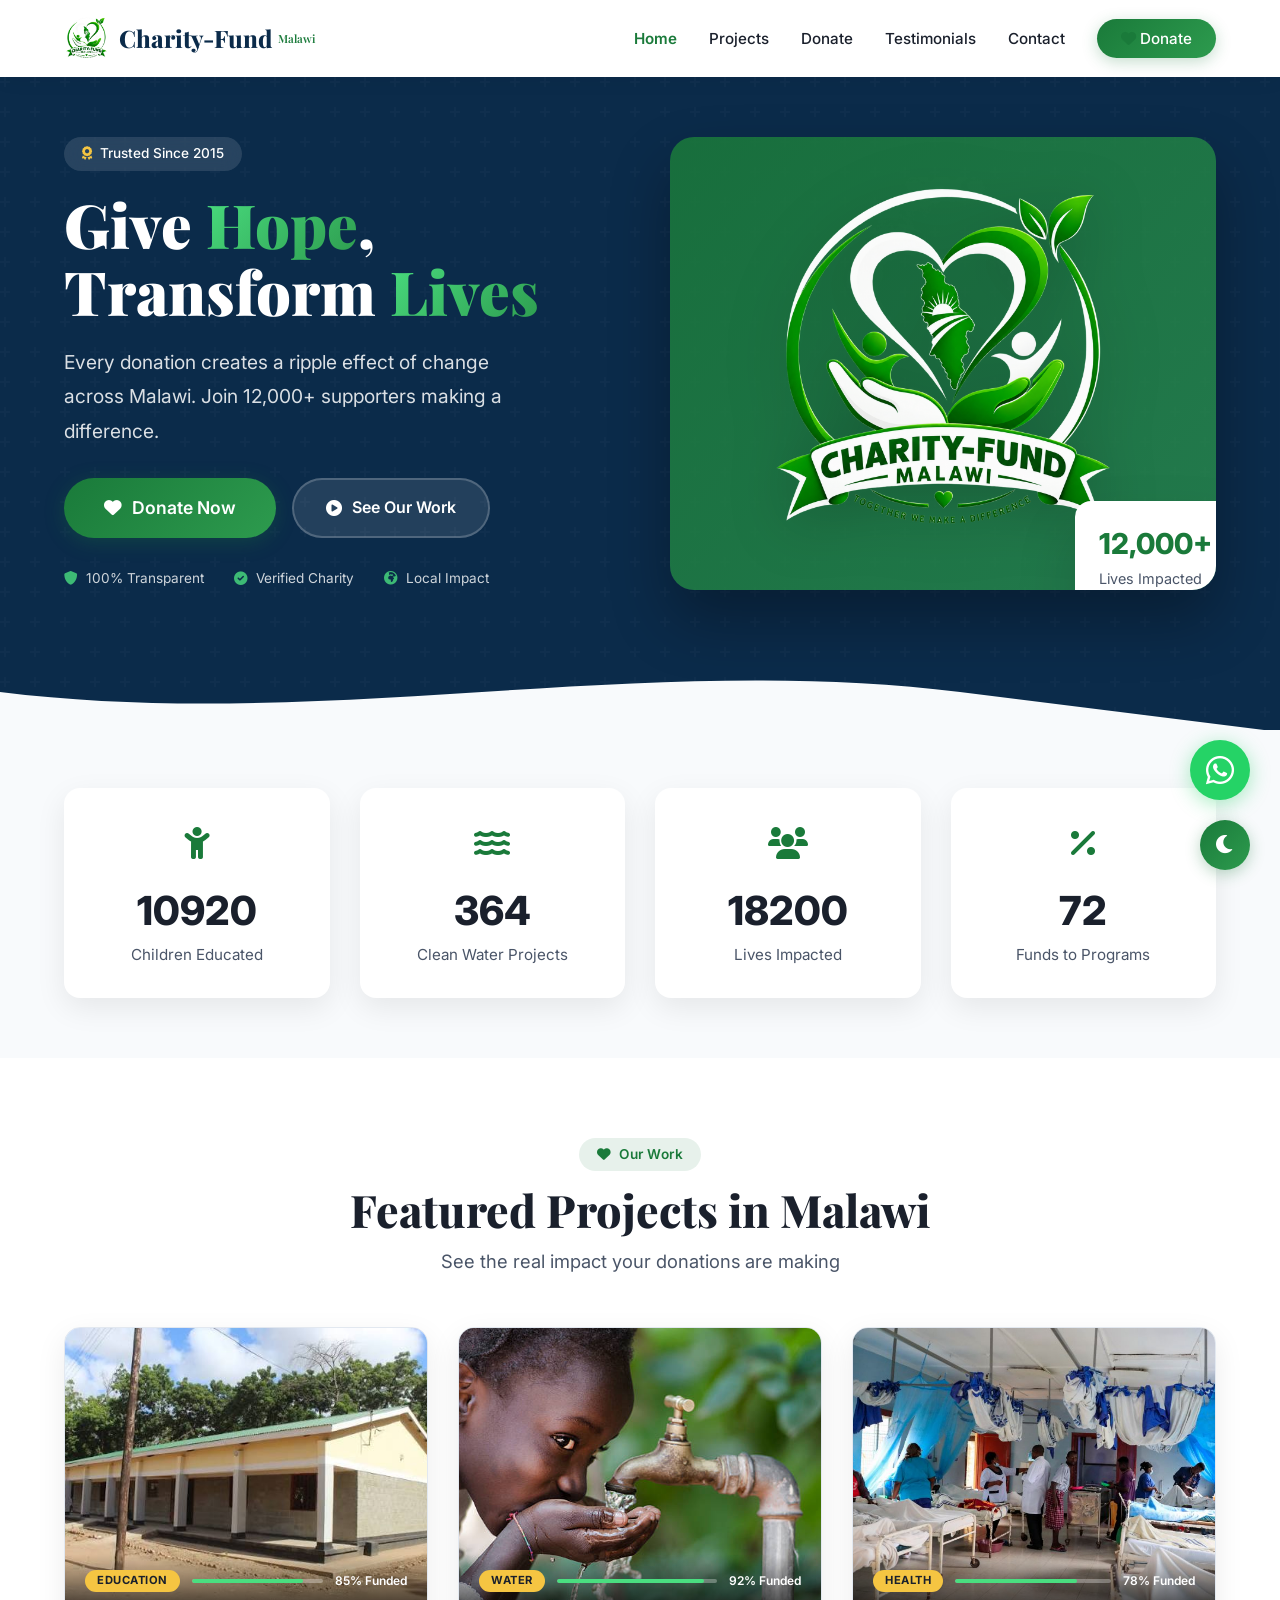
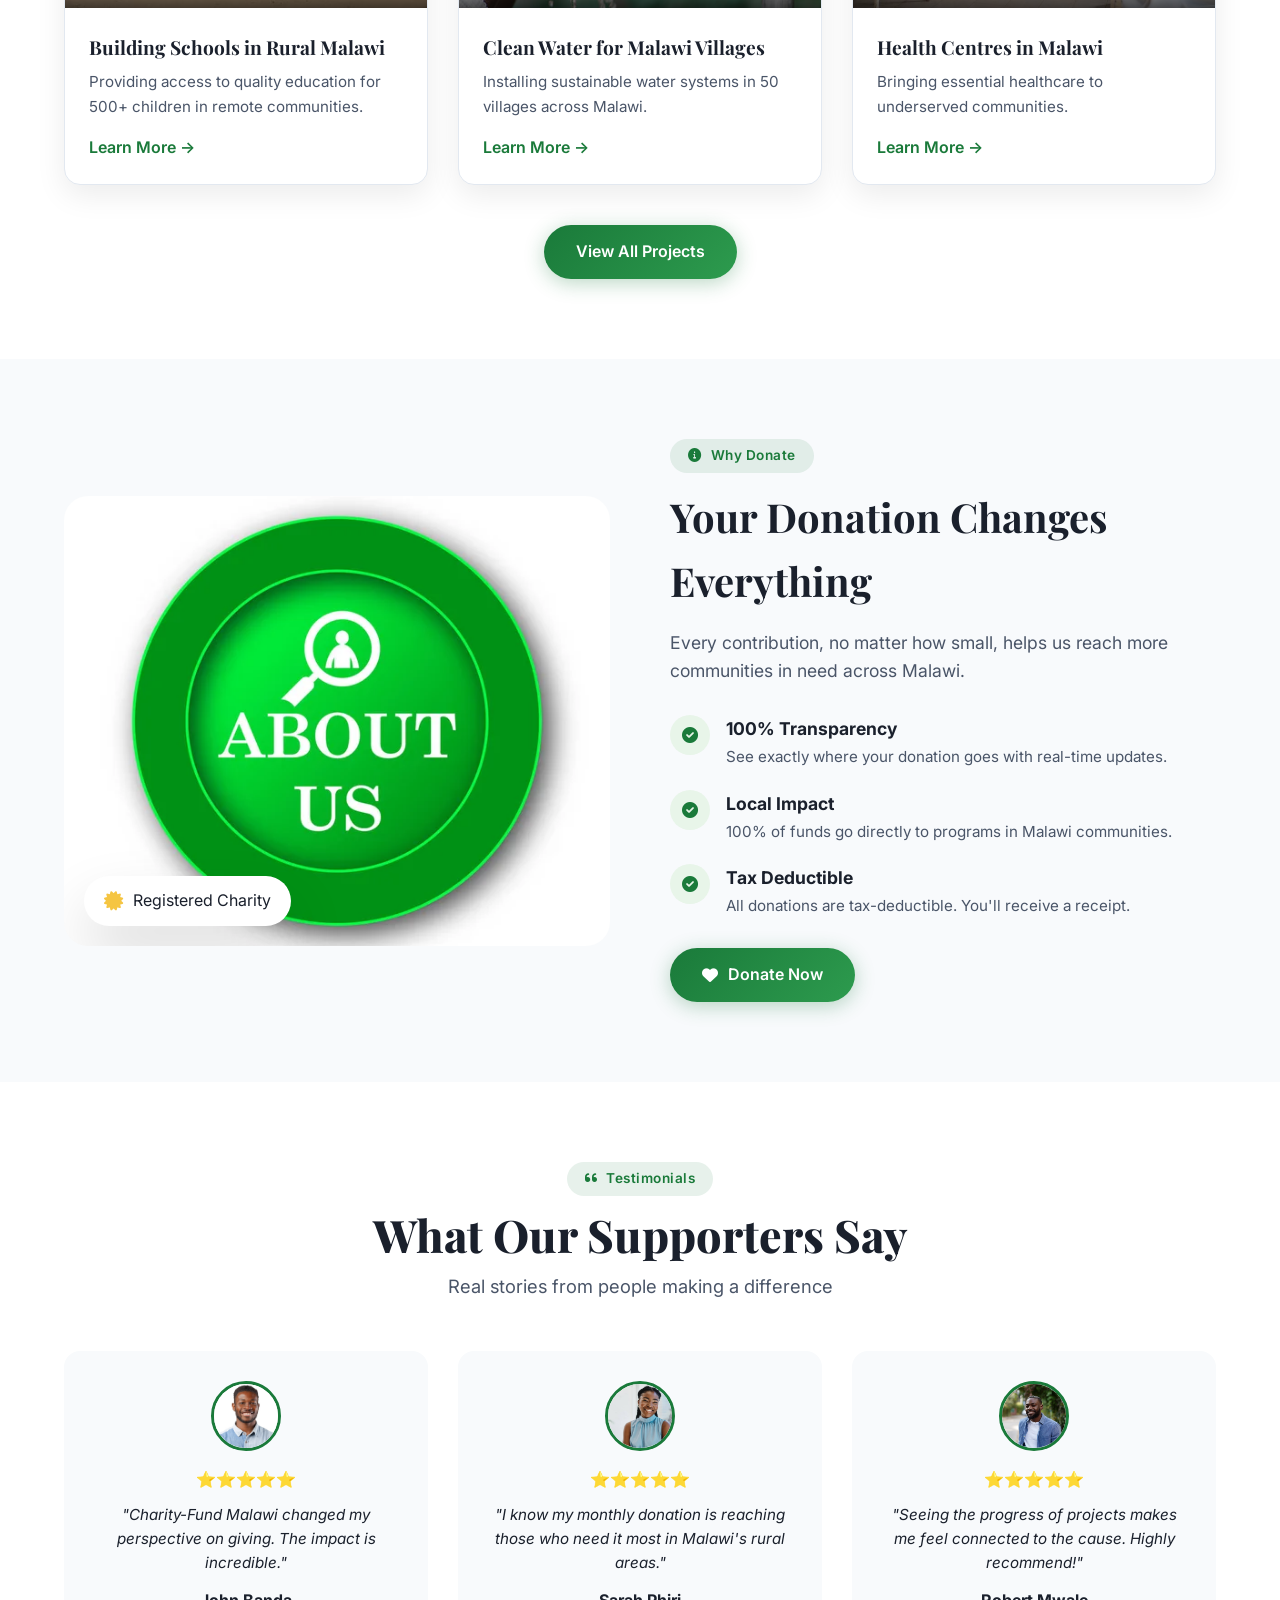
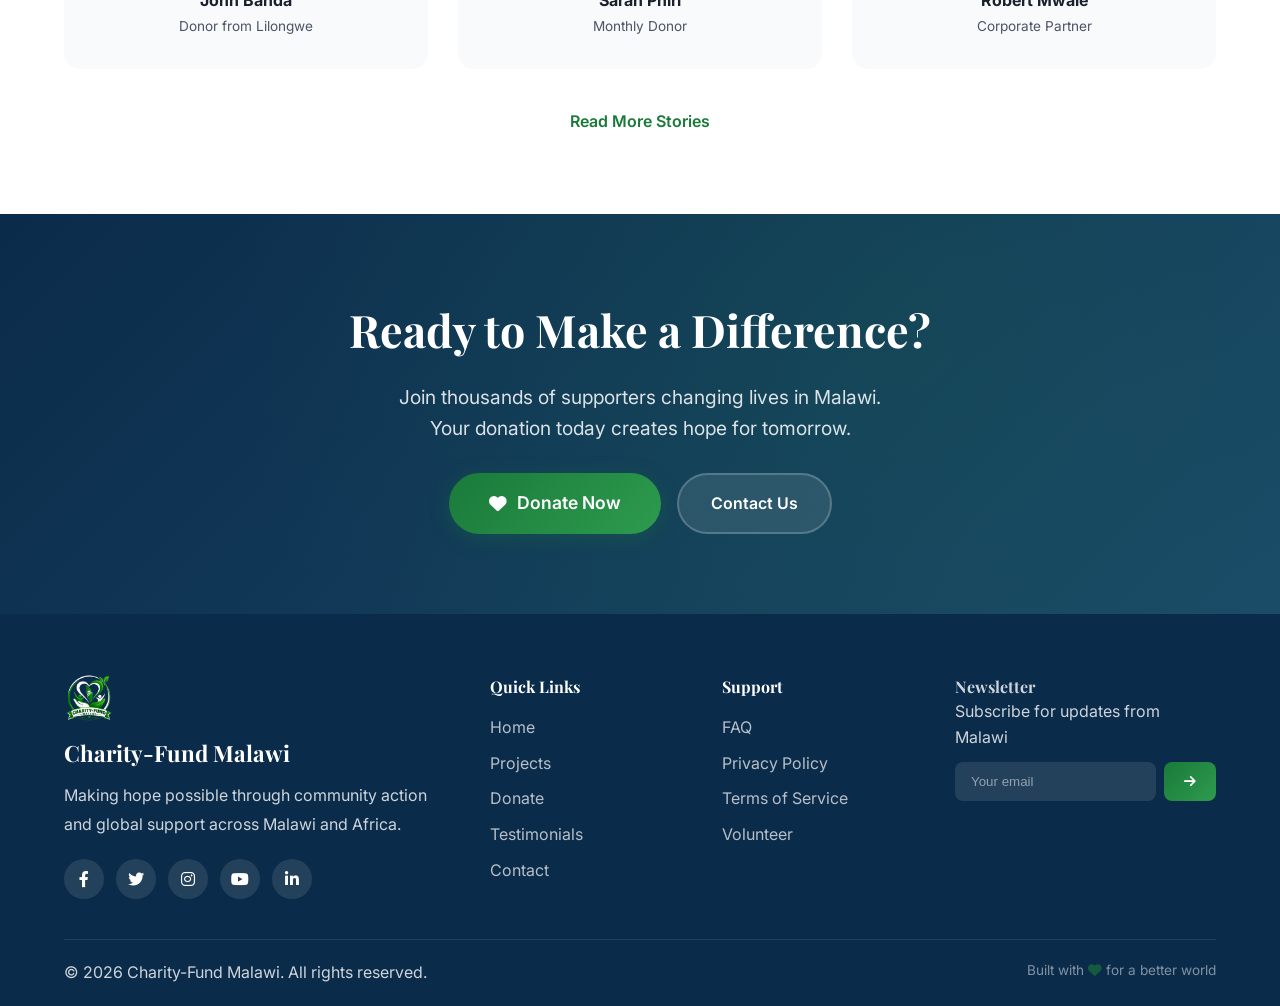
<file: index.html>
<!DOCTYPE html>
<html lang="en">
<head>
    <meta charset="UTF-8" />
    <meta name="viewport" content="width=device-width, initial-scale=1.0" />
    <title>Charity-Fund Malawi · Giving Hope</title>
    <link rel="stylesheet" href="https://cdnjs.cloudflare.com/ajax/libs/font-awesome/6.0.0-beta3/css/all.min.css" />
    <link rel="stylesheet" href="style.css" />
    <link href="https://fonts.googleapis.com/css2?family=Inter:wght@300;400;500;600;700;800;900&family=Playfair+Display:wght@700;800;900&display=swap" rel="stylesheet" />
    <style>
        .project-image {
            position: relative;
            overflow: hidden;
            height: 280px;
        }
        .project-image img {
            width: 100%;
            height: 100%;
            object-fit: cover;
            display: block;
            transition: transform 0.5s ease;
        }
        .project-card:hover .project-image img {
            transform: scale(1.05);
        }
        .project-info h3 {
            font-family: 'Playfair Display', serif;
            font-weight: 700;
        }

        /* ===== WHATSAPP FLOATING BUTTON ===== */
        .whatsapp-float {
            position: fixed;
            bottom: 100px;
            right: 30px;
            z-index: 999;
            background: #25D366;
            color: white;
            width: 60px;
            height: 60px;
            border-radius: 50%;
            display: flex;
            align-items: center;
            justify-content: center;
            font-size: 2rem;
            box-shadow: 0 4px 20px rgba(37, 211, 102, 0.4);
            text-decoration: none;
            transition: var(--transition);
            animation: pulse 2s infinite;
        }
        .whatsapp-float:hover {
            transform: scale(1.1);
            box-shadow: 0 6px 30px rgba(37, 211, 102, 0.6);
            color: white;
        }
        @keyframes pulse {
            0% { box-shadow: 0 4px 20px rgba(37, 211, 102, 0.4); }
            50% { box-shadow: 0 4px 30px rgba(37, 211, 102, 0.7); }
            100% { box-shadow: 0 4px 20px rgba(37, 211, 102, 0.4); }
        }
        @media (max-width: 768px) {
            .whatsapp-float {
                width: 50px;
                height: 50px;
                font-size: 1.6rem;
                bottom: 80px;
                right: 15px;
            }
        }
    </style>
</head>
<body>
    <!-- WhatsApp Floating Button -->
    <a href="https://wa.me/265997008860?text=Hello%20Charity-Fund%20Malawi%2C%20I%20would%20like%20to%20know%20more%20about%20your%20organization%20and%20how%20to%20donate." 
       class="whatsapp-float" target="_blank" title="Chat with us on WhatsApp">
        <i class="fab fa-whatsapp"></i>
    </a>

    <button id="themeToggle" class="theme-toggle">
        <i class="fas fa-moon"></i>
    </button>

    <nav class="navbar">
        <div class="container">
            <div class="nav-flex">
                <div class="logo">
                    <img src="images/logo.png" alt="Charity-Fund Logo" onerror="this.src='https://img.icons8.com/fluency/48/africa.png'" />
                    <span>Charity-Fund</span>
                    <small>Malawi</small>
                </div>
                <ul class="nav-links">
                    <li><a href="index.html" class="active">Home</a></li>
                    <li><a href="projects.html">Projects</a></li>
                    <li><a href="donate.html">Donate</a></li>
                    <li><a href="testimonials.html">Testimonials</a></li>
                    <li><a href="contact.html">Contact</a></li>
                    <li><a href="donate.html" class="btn-donate-nav"><i class="fas fa-heart"></i> Donate</a></li>
                </ul>
                <div class="hamburger" id="hamburger">
                    <span></span><span></span><span></span>
                </div>
            </div>
        </div>
    </nav>

    <section class="hero" id="home">
        <div class="hero-pattern"></div>
        <div class="container hero-content">
            <div class="hero-grid">
                <div class="hero-text">
                    <div class="hero-badge">
                        <i class="fas fa-award"></i> Trusted Since 2015
                    </div>
                    <h1>Give <span class="highlight">Hope</span>,<br />Transform <span class="highlight">Lives</span></h1>
                    <p>Every donation creates a ripple effect of change across Malawi. Join 12,000+ supporters making a difference.</p>
                    <div class="hero-buttons">
                        <a href="donate.html" class="btn-primary btn-large">
                            <i class="fas fa-heart"></i> Donate Now
                        </a>
                        <a href="projects.html" class="btn-secondary">
                            <i class="fas fa-play-circle"></i> See Our Work
                        </a>
                    </div>
                    <div class="hero-trust">
                        <div class="trust-item">
                            <i class="fas fa-shield-alt"></i>
                            <span>100% Transparent</span>
                        </div>
                        <div class="trust-item">
                            <i class="fas fa-check-circle"></i>
                            <span>Verified Charity</span>
                        </div>
                        <div class="trust-item">
                            <i class="fas fa-globe-africa"></i>
                            <span>Local Impact</span>
                        </div>
                    </div>
                </div>
                <div class="hero-image-wrapper">
                    <div class="hero-image">
                        <img src="images/logo.png" alt="Charity-Fund Logo" />
                        <div class="hero-floating-card">
                            <div class="floating-stat">
                                <span class="stat-number">12,000+</span>
                                <span class="stat-label">Lives Impacted</span>
                            </div>
                        </div>
                    </div>
                </div>
            </div>
        </div>
        <div class="hero-wave">
            <svg viewBox="0 0 1440 100" preserveAspectRatio="none">
                <path d="M0,50 C360,100 720,0 1080,50 L1440,100 L1440,100 L0,100 Z" fill="#f8fafc"/>
            </svg>
        </div>
    </section>

    <section class="impact-stats-section">
        <div class="container">
            <div class="stats-grid">
                <div class="stat-item">
                    <div class="stat-icon"><i class="fas fa-child"></i></div>
                    <h3 class="counter" data-target="15000">0</h3>
                    <p>Children Educated</p>
                </div>
                <div class="stat-item">
                    <div class="stat-icon"><i class="fas fa-water"></i></div>
                    <h3 class="counter" data-target="500">0</h3>
                    <p>Clean Water Projects</p>
                </div>
                <div class="stat-item">
                    <div class="stat-icon"><i class="fas fa-users"></i></div>
                    <h3 class="counter" data-target="25000">0</h3>
                    <p>Lives Impacted</p>
                </div>
                <div class="stat-item">
                    <div class="stat-icon"><i class="fas fa-percent"></i></div>
                    <h3 class="counter" data-target="98">0<small>%</small></h3>
                    <p>Funds to Programs</p>
                </div>
            </div>
        </div>
    </section>

    <section class="featured-projects">
        <div class="container">
            <div class="section-header">
                <span class="section-tag"><i class="fas fa-heart"></i> Our Work</span>
                <h2>Featured Projects in Malawi</h2>
                <p>See the real impact your donations are making</p>
            </div>
            <div class="project-grid">
                <div class="project-card">
                    <div class="project-image">
                        <img src="images/school-building.jpg" alt="Building Schools" onerror="this.src='https://images.unsplash.com/photo-1580582932707-520aed937b7b?w=600&h=350&fit=crop'" />
                        <div class="project-overlay">
                            <span class="project-tag">Education</span>
                            <div class="progress-bar"><div style="width:85%"></div></div>
                            <span class="progress-text">85% Funded</span>
                        </div>
                    </div>
                    <div class="project-info">
                        <h3>Building Schools in Rural Malawi</h3>
                        <p>Providing access to quality education for 500+ children in remote communities.</p>
                        <a href="projects.html" class="btn-outline">Learn More →</a>
                    </div>
                </div>

                <div class="project-card">
                    <div class="project-image">
                        <img src="images/clean-water.jpg" alt="Clean Water" onerror="this.src='https://images.unsplash.com/photo-1548839140-29a749e1cf4d?w=600&h=350&fit=crop'" />
                        <div class="project-overlay">
                            <span class="project-tag">Water</span>
                            <div class="progress-bar"><div style="width:92%"></div></div>
                            <span class="progress-text">92% Funded</span>
                        </div>
                    </div>
                    <div class="project-info">
                        <h3>Clean Water for Malawi Villages</h3>
                        <p>Installing sustainable water systems in 50 villages across Malawi.</p>
                        <a href="projects.html" class="btn-outline">Learn More →</a>
                    </div>
                </div>

                <div class="project-card">
                    <div class="project-image">
                        <img src="images/healthcare.jpg" alt="Healthcare" onerror="this.src='https://images.unsplash.com/photo-1631815588090-d4bfec5b1ccb?w=600&h=350&fit=crop'" />
                        <div class="project-overlay">
                            <span class="project-tag">Health</span>
                            <div class="progress-bar"><div style="width:78%"></div></div>
                            <span class="progress-text">78% Funded</span>
                        </div>
                    </div>
                    <div class="project-info">
                        <h3>Health Centres in Malawi</h3>
                        <p>Bringing essential healthcare to underserved communities.</p>
                        <a href="projects.html" class="btn-outline">Learn More →</a>
                    </div>
                </div>
            </div>
            <div class="section-cta">
                <a href="projects.html" class="btn-primary">View All Projects</a>
            </div>
        </div>
    </section>

    <section class="why-donate">
        <div class="container">
            <div class="why-donate-grid">
                <div class="why-donate-image">
                    <img src="images/about-us.jpg" alt="Why donate" onerror="this.src='https://images.unsplash.com/photo-1488521787991-ed7bbaae773c?w=600&h=400&fit=crop'" />
                    <div class="image-badge">
                        <i class="fas fa-certificate"></i> 
                        <span>Registered Charity</span>
                    </div>
                </div>
                <div class="why-donate-content">
                    <span class="section-tag"><i class="fas fa-info-circle"></i> Why Donate</span>
                    <h2>Your Donation Changes Everything</h2>
                    <p>Every contribution, no matter how small, helps us reach more communities in need across Malawi.</p>
                    <div class="benefits-list">
                        <div class="benefit-item">
                            <div class="benefit-icon"><i class="fas fa-check-circle"></i></div>
                            <div>
                                <h4>100% Transparency</h4>
                                <p>See exactly where your donation goes with real-time updates.</p>
                            </div>
                        </div>
                        <div class="benefit-item">
                            <div class="benefit-icon"><i class="fas fa-check-circle"></i></div>
                            <div>
                                <h4>Local Impact</h4>
                                <p>100% of funds go directly to programs in Malawi communities.</p>
                            </div>
                        </div>
                        <div class="benefit-item">
                            <div class="benefit-icon"><i class="fas fa-check-circle"></i></div>
                            <div>
                                <h4>Tax Deductible</h4>
                                <p>All donations are tax-deductible. You'll receive a receipt.</p>
                            </div>
                        </div>
                    </div>
                    <a href="donate.html" class="btn-primary"><i class="fas fa-heart"></i> Donate Now</a>
                </div>
            </div>
        </div>
    </section>

    <section class="testimonials-preview">
        <div class="container">
            <div class="section-header">
                <span class="section-tag"><i class="fas fa-quote-left"></i> Testimonials</span>
                <h2>What Our Supporters Say</h2>
                <p>Real stories from people making a difference</p>
            </div>
            <div class="testimonial-grid">
                <div class="testimonial-card">
                    <div class="testimonial-image">
                        <img src="images/testimonial-1.jpg" alt="John Banda" onerror="this.src='https://images.unsplash.com/photo-1507003211169-0a1dd7228f2d?w=100&h=100&fit=crop&crop=face'" />
                    </div>
                    <div class="testimonial-content">
                        <div class="stars">⭐⭐⭐⭐⭐</div>
                        <p>"Charity-Fund Malawi changed my perspective on giving. The impact is incredible."</p>
                        <h4>John Banda</h4>
                        <span>Donor from Lilongwe</span>
                    </div>
                </div>
                <div class="testimonial-card">
                    <div class="testimonial-image">
                        <img src="images/testimonial-2.jpg" alt="Sarah Phiri" onerror="this.src='https://images.unsplash.com/photo-1494790108377-be9c29b29330?w=100&h=100&fit=crop&crop=face'" />
                    </div>
                    <div class="testimonial-content">
                        <div class="stars">⭐⭐⭐⭐⭐</div>
                        <p>"I know my monthly donation is reaching those who need it most in Malawi's rural areas."</p>
                        <h4>Sarah Phiri</h4>
                        <span>Monthly Donor</span>
                    </div>
                </div>
                <div class="testimonial-card">
                    <div class="testimonial-image">
                        <img src="images/testimonial-3.jpg" alt="Robert Mwale" onerror="this.src='https://images.unsplash.com/photo-1500648767791-00dcc994a43e?w=100&h=100&fit=crop&crop=face'" />
                    </div>
                    <div class="testimonial-content">
                        <div class="stars">⭐⭐⭐⭐⭐</div>
                        <p>"Seeing the progress of projects makes me feel connected to the cause. Highly recommend!"</p>
                        <h4>Robert Mwale</h4>
                        <span>Corporate Partner</span>
                    </div>
                </div>
            </div>
            <div class="section-cta">
                <a href="testimonials.html" class="btn-outline">Read More Stories</a>
            </div>
        </div>
    </section>

    <section class="cta-section">
        <div class="cta-overlay"></div>
        <div class="container">
            <div class="cta-content">
                <h2>Ready to Make a Difference?</h2>
                <p>Join thousands of supporters changing lives in Malawi. Your donation today creates hope for tomorrow.</p>
                <div class="cta-buttons">
                    <a href="donate.html" class="btn-primary btn-large"><i class="fas fa-heart"></i> Donate Now</a>
                    <a href="contact.html" class="btn-secondary">Contact Us</a>
                </div>
            </div>
        </div>
    </section>

    <footer>
        <div class="container">
            <div class="footer-grid">
                <div class="footer-brand">
                    <img src="images/logo.png" alt="Charity-Fund" onerror="this.src='https://img.icons8.com/fluency/48/africa.png'" />
                    <h3>Charity-Fund Malawi</h3>
                    <p>Making hope possible through community action and global support across Malawi and Africa.</p>
                    <div class="footer-social">
                        <a href="#"><i class="fab fa-facebook-f"></i></a>
                        <a href="#"><i class="fab fa-twitter"></i></a>
                        <a href="#"><i class="fab fa-instagram"></i></a>
                        <a href="#"><i class="fab fa-youtube"></i></a>
                        <a href="#"><i class="fab fa-linkedin-in"></i></a>
                    </div>
                </div>
                <div class="footer-links">
                    <h4>Quick Links</h4>
                    <ul>
                        <li><a href="index.html">Home</a></li>
                        <li><a href="projects.html">Projects</a></li>
                        <li><a href="donate.html">Donate</a></li>
                        <li><a href="testimonials.html">Testimonials</a></li>
                        <li><a href="contact.html">Contact</a></li>
                    </ul>
                </div>
                <div class="footer-links">
                    <h4>Support</h4>
                    <ul>
                        <li><a href="#">FAQ</a></li>
                        <li><a href="#">Privacy Policy</a></li>
                        <li><a href="#">Terms of Service</a></li>
                        <li><a href="#">Volunteer</a></li>
                    </ul>
                </div>
                <div class="footer-newsletter">
                    <h4>Newsletter</h4>
                    <p>Subscribe for updates from Malawi</p>
                    <form>
                        <input type="email" placeholder="Your email" />
                        <button type="submit"><i class="fas fa-arrow-right"></i></button>
                    </form>
                </div>
            </div>
            <div class="footer-bottom">
                <p>© 2026 Charity-Fund Malawi. All rights reserved.</p>
                <p class="footer-tagline">Built with <i class="fas fa-heart" style="color: #1a7a3a;"></i> for a better world</p>
            </div>
        </div>
    </footer>

    <script src="script.js"></script>
</body>
</html>
</file>
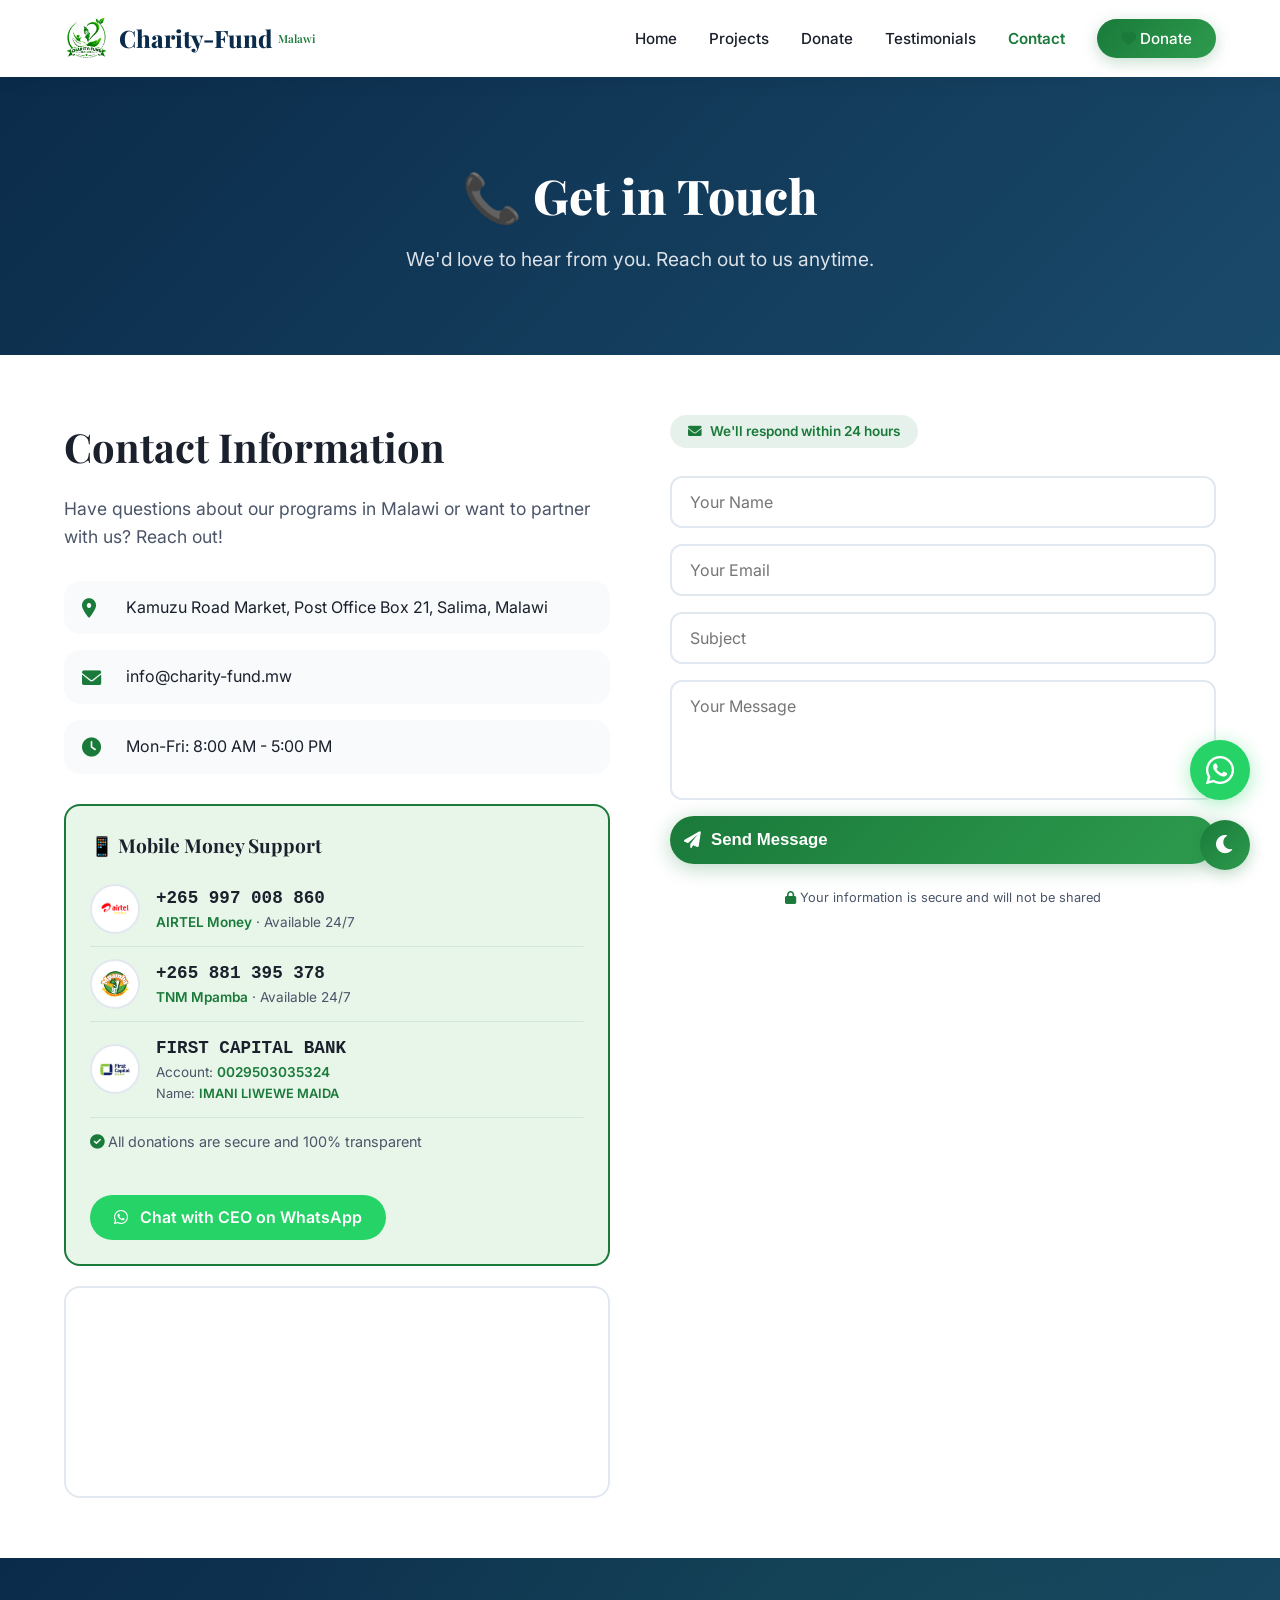
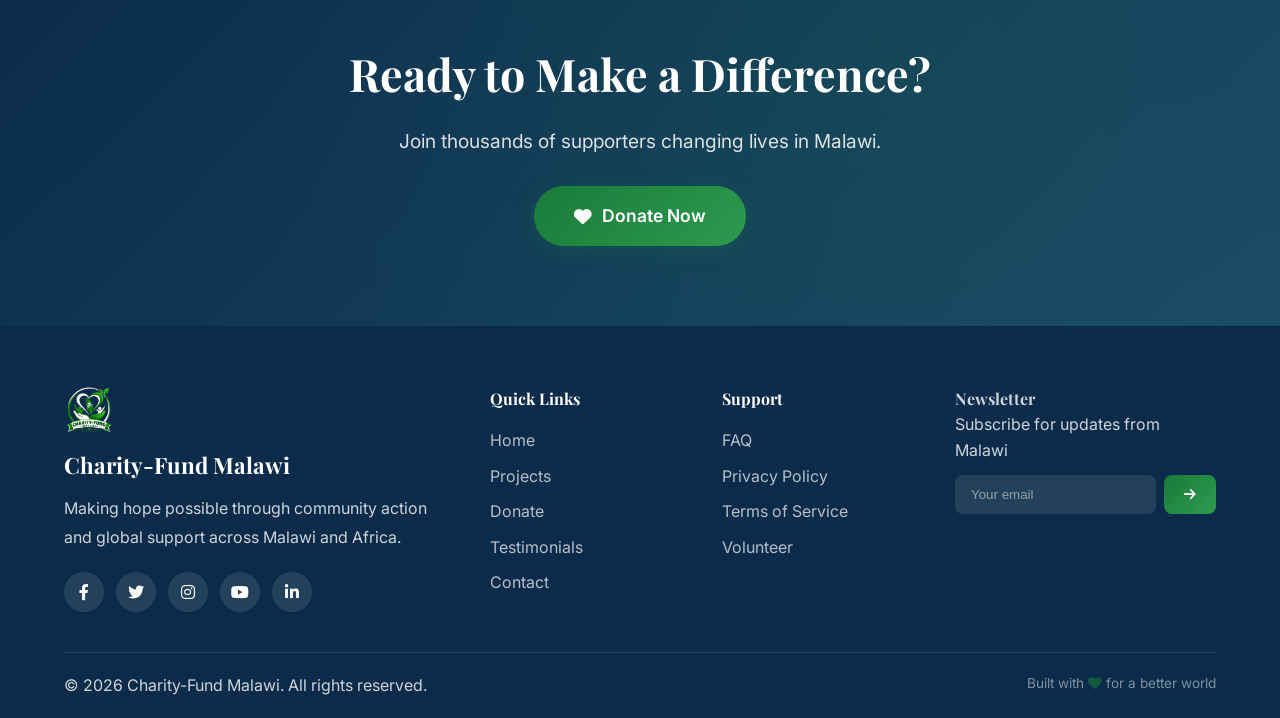
<file: contact.html>
<!DOCTYPE html>
<html lang="en">
<head>
    <meta charset="UTF-8" />
    <meta name="viewport" content="width=device-width, initial-scale=1.0" />
    <title>Charity-Fund Malawi · Contact</title>
    <link rel="stylesheet" href="https://cdnjs.cloudflare.com/ajax/libs/font-awesome/6.0.0-beta3/css/all.min.css" />
    <link rel="stylesheet" href="style.css" />
    <link href="https://fonts.googleapis.com/css2?family=Inter:wght@300;400;500;600;700;800;900&display=swap" rel="stylesheet" />
    <style>
        .page-header {
            background: linear-gradient(135deg, #0b2b4a 0%, #1a4a6a 100%);
            color: white;
            padding: 80px 0;
            text-align: center;
            position: relative;
        }
        .page-header h1 {
            font-size: 3rem;
            font-weight: 800;
        }
        .page-header p {
            opacity: 0.85;
            font-size: 1.2rem;
            max-width: 600px;
            margin: 10px auto 0;
        }
        .contact-page {
            padding: 60px 0;
            background: var(--white);
        }
        .contact-wrapper {
            display: grid;
            grid-template-columns: 1fr 1fr;
            gap: 60px;
        }
        .contact-info h2 {
            font-size: 2.5rem;
            color: var(--text-dark);
            margin-bottom: 16px;
        }
        .contact-info p {
            color: var(--text-light);
            font-size: 1.1rem;
            margin-bottom: 30px;
        }
        .contact-details {
            display: flex;
            flex-direction: column;
            gap: 16px;
        }
        .contact-details div {
            display: flex;
            align-items: center;
            gap: 14px;
            padding: 14px 18px;
            border-radius: var(--radius);
            transition: var(--transition);
            background: var(--light-gray);
        }
        .contact-details div:hover {
            background: var(--primary-light);
            transform: translateX(5px);
        }
        .contact-details i {
            color: var(--primary);
            font-size: 1.2rem;
            width: 30px;
        }
        .contact-form {
            display: flex;
            flex-direction: column;
            gap: 16px;
        }
        .contact-form input,
        .contact-form textarea {
            padding: 14px 18px;
            border: 2px solid var(--medium-gray);
            border-radius: 12px;
            font-size: 1rem;
            background: var(--white);
            color: var(--text-dark);
            transition: var(--transition);
            font-family: inherit;
        }
        .contact-form input:focus,
        .contact-form textarea:focus {
            border-color: var(--primary);
            outline: none;
            box-shadow: 0 0 0 3px rgba(26, 122, 58, 0.1);
        }
        .contact-form textarea {
            resize: vertical;
            min-height: 120px;
        }
        .contact-form button {
            padding: 14px;
            font-size: 1.05rem;
        }
        .contact-form .form-status {
            padding: 12px 16px;
            border-radius: 12px;
            display: none;
            font-weight: 500;
        }
        .contact-form .form-status.success {
            display: block;
            background: #e8f5e9;
            color: #1a7a3a;
            border: 2px solid #1a7a3a;
        }
        .contact-form .form-status.error {
            display: block;
            background: #ffebee;
            color: #c62828;
            border: 2px solid #c62828;
        }
        .contact-form .form-status.loading {
            display: block;
            background: #e3f2fd;
            color: #0d47a1;
            border: 2px solid #0d47a1;
        }
        .contact-form .form-status .spinner-small {
            display: inline-block;
            width: 18px;
            height: 18px;
            border: 2px solid #e3f2fd;
            border-top: 2px solid #0d47a1;
            border-radius: 50%;
            animation: spin 0.8s linear infinite;
            margin-right: 8px;
            vertical-align: middle;
        }
        @keyframes spin {
            0% { transform: rotate(0deg); }
            100% { transform: rotate(360deg); }
        }
        .contact-support-box {
            margin-top: 30px;
            background: var(--primary-light);
            padding: 24px;
            border-radius: var(--radius);
            border: 2px solid var(--primary);
        }
        .contact-support-box h4 {
            color: var(--text-dark);
            margin-bottom: 12px;
            font-size: 1.2rem;
        }
        .contact-support-item {
            display: flex;
            align-items: center;
            gap: 16px;
            padding: 12px 0;
            border-bottom: 1px solid rgba(26, 122, 58, 0.1);
        }
        .contact-support-item:last-child {
            border-bottom: none;
        }
        .contact-support-item .brand-logo {
            width: 50px;
            height: 50px;
            border-radius: 50%;
            overflow: hidden;
            flex-shrink: 0;
            background: white;
            display: flex;
            align-items: center;
            justify-content: center;
            padding: 8px;
            border: 2px solid var(--medium-gray);
        }
        .contact-support-item .brand-logo img {
            width: 100%;
            height: 100%;
            object-fit: contain;
        }
        .contact-support-item .brand-info .number {
            font-weight: 700;
            font-family: 'Courier New', monospace;
            font-size: 1.1rem;
            color: var(--text-dark);
        }
        .contact-support-item .brand-info .label {
            color: var(--text-light);
            font-size: 0.85rem;
        }
        .contact-support-item .brand-info .label .highlight {
            color: var(--primary);
            font-weight: 600;
        }
        .whatsapp-btn {
            display: inline-block;
            background: #25D366;
            color: white;
            padding: 10px 24px;
            border-radius: 50px;
            text-decoration: none;
            font-weight: 600;
            margin-top: 12px;
            transition: var(--transition);
        }
        .whatsapp-btn:hover {
            transform: scale(1.05);
            box-shadow: 0 4px 15px rgba(37, 211, 102, 0.4);
            color: white;
        }
        .whatsapp-btn i {
            margin-right: 8px;
        }
        .location-map {
            margin-top: 20px;
            border-radius: var(--radius);
            overflow: hidden;
            border: 2px solid var(--medium-gray);
        }
        .location-map iframe {
            width: 100%;
            height: 200px;
            border: none;
        }
        .contact-badge {
            display: inline-flex;
            align-items: center;
            gap: 8px;
            background: rgba(26, 122, 58, 0.1);
            color: var(--primary);
            padding: 6px 18px;
            border-radius: 50px;
            font-weight: 600;
            font-size: 0.85rem;
            margin-bottom: 12px;
            width: fit-content;
        }
        @media (max-width: 768px) {
            .contact-wrapper {
                grid-template-columns: 1fr;
            }
            .page-header h1 {
                font-size: 2.2rem;
            }
        }
    </style>
</head>
<body>

    <!-- ===== NAVBAR ===== -->
    <nav class="navbar">
        <div class="container">
            <div class="nav-flex">
                <div class="logo">
                    <img src="images/logo.png" alt="Charity-Fund Logo" onerror="this.src='https://img.icons8.com/fluency/48/africa.png'" />
                    <span>Charity-Fund</span>
                    <small>Malawi</small>
                </div>
                <ul class="nav-links">
                    <li><a href="index.html">Home</a></li>
                    <li><a href="projects.html">Projects</a></li>
                    <li><a href="donate.html">Donate</a></li>
                    <li><a href="testimonials.html">Testimonials</a></li>
                    <li><a href="contact.html" class="active">Contact</a></li>
                    <li><a href="donate.html" class="btn-donate-nav"><i class="fas fa-heart"></i> Donate</a></li>
                </ul>
                <div class="hamburger" id="hamburger">
                    <span></span><span></span><span></span>
                </div>
            </div>
        </div>
    </nav>

    <!-- ===== PAGE HEADER ===== -->
    <section class="page-header">
        <div class="container">
            <h1>📞 Get in Touch</h1>
            <p>We'd love to hear from you. Reach out to us anytime.</p>
        </div>
    </section>

    <!-- ===== CONTACT SECTION ===== -->
    <section class="contact-page">
        <div class="container">
            <div class="contact-wrapper">
                <div class="contact-info">
                    <h2>Contact Information</h2>
                    <p>Have questions about our programs in Malawi or want to partner with us? Reach out!</p>
                    <div class="contact-details">
                        <div><i class="fas fa-map-marker-alt"></i> Kamuzu Road Market, Post Office Box 21, Salima, Malawi</div>
                        <div><i class="fas fa-envelope"></i> info@charity-fund.mw</div>
                        <div><i class="fas fa-clock"></i> Mon-Fri: 8:00 AM - 5:00 PM</div>
                    </div>

                    <div class="contact-support-box">
                        <h4>📱 Mobile Money Support</h4>
                        
                        <!-- AIRTEL Money -->
                        <div class="contact-support-item">
                            <div class="brand-logo">
                                <img src="images/airtel-logo.png" alt="AIRTEL Money" onerror="this.src='https://img.icons8.com/color/48/airtel.png'" />
                            </div>
                            <div class="brand-info">
                                <div class="number">+265 997 008 860</div>
                                <div class="label"><span class="highlight">AIRTEL Money</span> · Available 24/7</div>
                            </div>
                        </div>

                        <!-- TNM Mpamba -->
                        <div class="contact-support-item">
                            <div class="brand-logo">
                                <img src="images/tnm-logo.png" alt="TNM Mpamba" onerror="this.src='https://img.icons8.com/color/48/tnm.png'" />
                            </div>
                            <div class="brand-info">
                                <div class="number">+265 881 395 378</div>
                                <div class="label"><span class="highlight">TNM Mpamba</span> · Available 24/7</div>
                            </div>
                        </div>

                        <!-- FIRST CAPITAL BANK -->
                        <div class="contact-support-item">
                            <div class="brand-logo">
                                <img src="images/first-capital-bank-logo.png" alt="FIRST CAPITAL BANK" onerror="this.src='https://img.icons8.com/color/48/bank.png'" />
                            </div>
                            <div class="brand-info">
                                <div class="number">FIRST CAPITAL BANK</div>
                                <div class="label">Account: <span class="highlight">0029503035324</span></div>
                                <div class="label" style="font-size: 0.8rem;">Name: <span class="highlight">IMANI LIWEWE MAIDA</span></div>
                            </div>
                        </div>

                        <p style="margin-top: 12px; font-size: 0.9rem; color: var(--text-light);">
                            <i class="fas fa-check-circle" style="color: var(--primary);"></i> 
                            All donations are secure and 100% transparent
                        </p>
                        <a href="https://wa.me/265997008860?text=Hello%20Charity-Fund%20Malawi%2C%20I%20need%20assistance." 
                           target="_blank" class="whatsapp-btn">
                            <i class="fab fa-whatsapp"></i> Chat with CEO on WhatsApp
                        </a>
                    </div>

                    <!-- Location Map -->
                    <div class="location-map">
                        <iframe src="https://www.google.com/maps/embed?pb=!1m18!1m12!1m3!1d15275.123456789!2d34.123456!3d-13.123456!2m3!1f0!2f0!3f0!3m2!1i1024!2i768!4f13.1!3m3!1m2!1s0x0%3A0x0!2zMTPCsDA3JzI0LjQiUyAzNMKwMDcnMjQuMCJF!5e0!3m2!1sen!2smw!4v1234567890" 
                                allowfullscreen="" loading="lazy"></iframe>
                    </div>
                </div>

                <!-- ===== CONTACT FORM WITH YOUR FORMSPREE ENDPOINT ===== -->
                <form id="contactForm" class="contact-form" action="https://formspree.io/f/xnpawyzv" method="POST">
                    <div class="contact-badge">
                        <i class="fas fa-envelope"></i> We'll respond within 24 hours
                    </div>
                    
                    <input type="text" name="name" placeholder="Your Name" required />
                    <input type="email" name="email" placeholder="Your Email" required />
                    <input type="text" name="subject" placeholder="Subject" required />
                    <textarea name="message" placeholder="Your Message" rows="4" required></textarea>
                    
                    <!-- Hidden fields for better email formatting -->
                    <input type="hidden" name="_subject" value="New message from Charity-Fund Malawi website" />
                    <input type="hidden" name="_captcha" value="false" />
                    <input type="hidden" name="_replyto" value="email" />
                    
                    <div id="formStatus" class="form-status"></div>
                    
                    <button type="submit" class="btn-primary" id="submitBtn">
                        <i class="fas fa-paper-plane"></i> Send Message
                    </button>
                    
                    <p style="font-size: 0.8rem; color: var(--text-light); text-align: center; margin-top: 8px;">
                        <i class="fas fa-lock" style="color: var(--primary);"></i> 
                        Your information is secure and will not be shared
                    </p>
                </form>
            </div>
        </div>
    </section>

    <!-- ===== CTA SECTION ===== -->
    <section class="cta-section">
        <div class="cta-overlay"></div>
        <div class="container">
            <div class="cta-content">
                <h2>Ready to Make a Difference?</h2>
                <p>Join thousands of supporters changing lives in Malawi.</p>
                <div class="cta-buttons">
                    <a href="donate.html" class="btn-primary btn-large"><i class="fas fa-heart"></i> Donate Now</a>
                </div>
            </div>
        </div>
    </section>

    <!-- ===== FOOTER ===== -->
    <footer>
        <div class="container">
            <div class="footer-grid">
                <div class="footer-brand">
                    <img src="images/logo.png" alt="Charity-Fund" onerror="this.src='https://img.icons8.com/fluency/48/africa.png'" />
                    <h3>Charity-Fund Malawi</h3>
                    <p>Making hope possible through community action and global support across Malawi and Africa.</p>
                    <div class="footer-social">
                        <a href="#"><i class="fab fa-facebook-f"></i></a>
                        <a href="#"><i class="fab fa-twitter"></i></a>
                        <a href="#"><i class="fab fa-instagram"></i></a>
                        <a href="#"><i class="fab fa-youtube"></i></a>
                        <a href="#"><i class="fab fa-linkedin-in"></i></a>
                    </div>
                </div>
                <div class="footer-links">
                    <h4>Quick Links</h4>
                    <ul>
                        <li><a href="index.html">Home</a></li>
                        <li><a href="projects.html">Projects</a></li>
                        <li><a href="donate.html">Donate</a></li>
                        <li><a href="testimonials.html">Testimonials</a></li>
                        <li><a href="contact.html">Contact</a></li>
                    </ul>
                </div>
                <div class="footer-links">
                    <h4>Support</h4>
                    <ul>
                        <li><a href="#">FAQ</a></li>
                        <li><a href="#">Privacy Policy</a></li>
                        <li><a href="#">Terms of Service</a></li>
                        <li><a href="#">Volunteer</a></li>
                    </ul>
                </div>
                <div class="footer-newsletter">
                    <h4>Newsletter</h4>
                    <p>Subscribe for updates from Malawi</p>
                    <form>
                        <input type="email" placeholder="Your email" />
                        <button type="submit"><i class="fas fa-arrow-right"></i></button>
                    </form>
                </div>
            </div>
            <div class="footer-bottom">
                <p>© 2026 Charity-Fund Malawi. All rights reserved.</p>
                <p class="footer-tagline">Built with <i class="fas fa-heart" style="color: #1a7a3a;"></i> for a better world</p>
            </div>
        </div>
    </footer>

    <!-- WhatsApp Floating Button -->
    <a href="https://wa.me/265997008860" class="whatsapp-float" target="_blank">
        <i class="fab fa-whatsapp"></i>
    </a>

    <button id="themeToggle" class="theme-toggle">
        <i class="fas fa-moon"></i>
    </button>

    <script>
    // ===== CONTACT FORM WITH EMAIL =====
    document.addEventListener('DOMContentLoaded', function() {
        const form = document.getElementById('contactForm');
        const formStatus = document.getElementById('formStatus');
        const submitBtn = document.getElementById('submitBtn');

        form.addEventListener('submit', function(e) {
            e.preventDefault();

            // Show loading state
            formStatus.className = 'form-status loading';
            formStatus.innerHTML = '<span class="spinner-small"></span> Sending your message...';
            submitBtn.disabled = true;
            submitBtn.innerHTML = '<i class="fas fa-spinner fa-spin"></i> Sending...';

            // Get form data
            const formData = new FormData(form);

            // Send to Formspree
            fetch(form.action, {
                method: 'POST',
                body: formData,
                headers: {
                    'Accept': 'application/json'
                }
            })
            .then(response => {
                if (response.ok) {
                    return response.json();
                } else {
                    throw new Error('Network response was not ok');
                }
            })
            .then(data => {
                // Success!
                formStatus.className = 'form-status success';
                formStatus.innerHTML = `
                    <i class="fas fa-check-circle"></i> 
                    ✅ Thank you for your message! We'll get back to you within 24 hours.
                    <br /><small style="display: block; margin-top: 6px; color: #1a7a3a;">
                        A copy has been sent to your email.
                    </small>
                `;
                form.reset();
                submitBtn.disabled = false;
                submitBtn.innerHTML = '<i class="fas fa-paper-plane"></i> Send Message';

                // Auto hide after 10 seconds
                setTimeout(() => {
                    formStatus.className = 'form-status';
                    formStatus.innerHTML = '';
                }, 10000);
            })
            .catch(error => {
                // Error
                formStatus.className = 'form-status error';
                formStatus.innerHTML = `
                    <i class="fas fa-exclamation-circle"></i> 
                    ❌ Oops! Something went wrong. Please try again or contact us directly at info@charity-fund.mw
                `;
                submitBtn.disabled = false;
                submitBtn.innerHTML = '<i class="fas fa-paper-plane"></i> Send Message';

                // Auto hide after 8 seconds
                setTimeout(() => {
                    formStatus.className = 'form-status';
                    formStatus.innerHTML = '';
                }, 8000);
            });
        });
    });
    </script>
    <script src="script.js"></script>
</body>
</html>
</file>
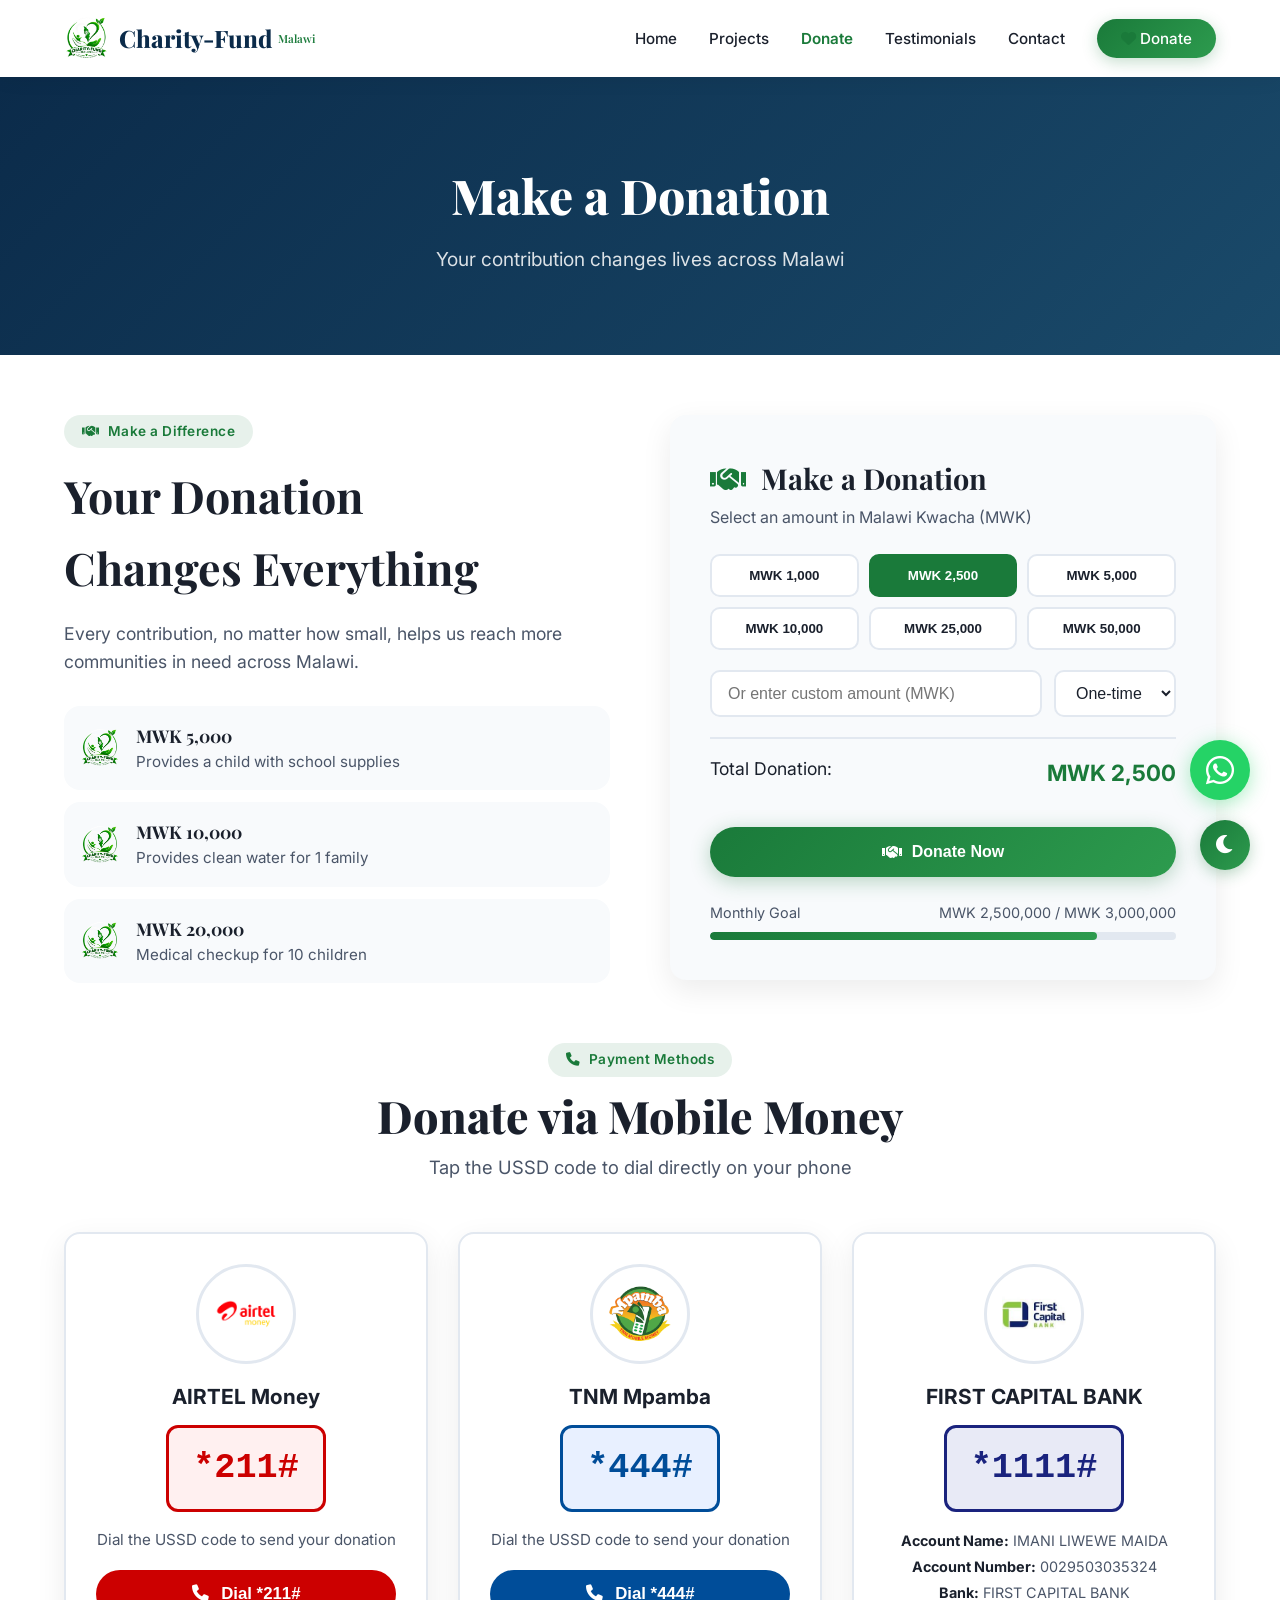
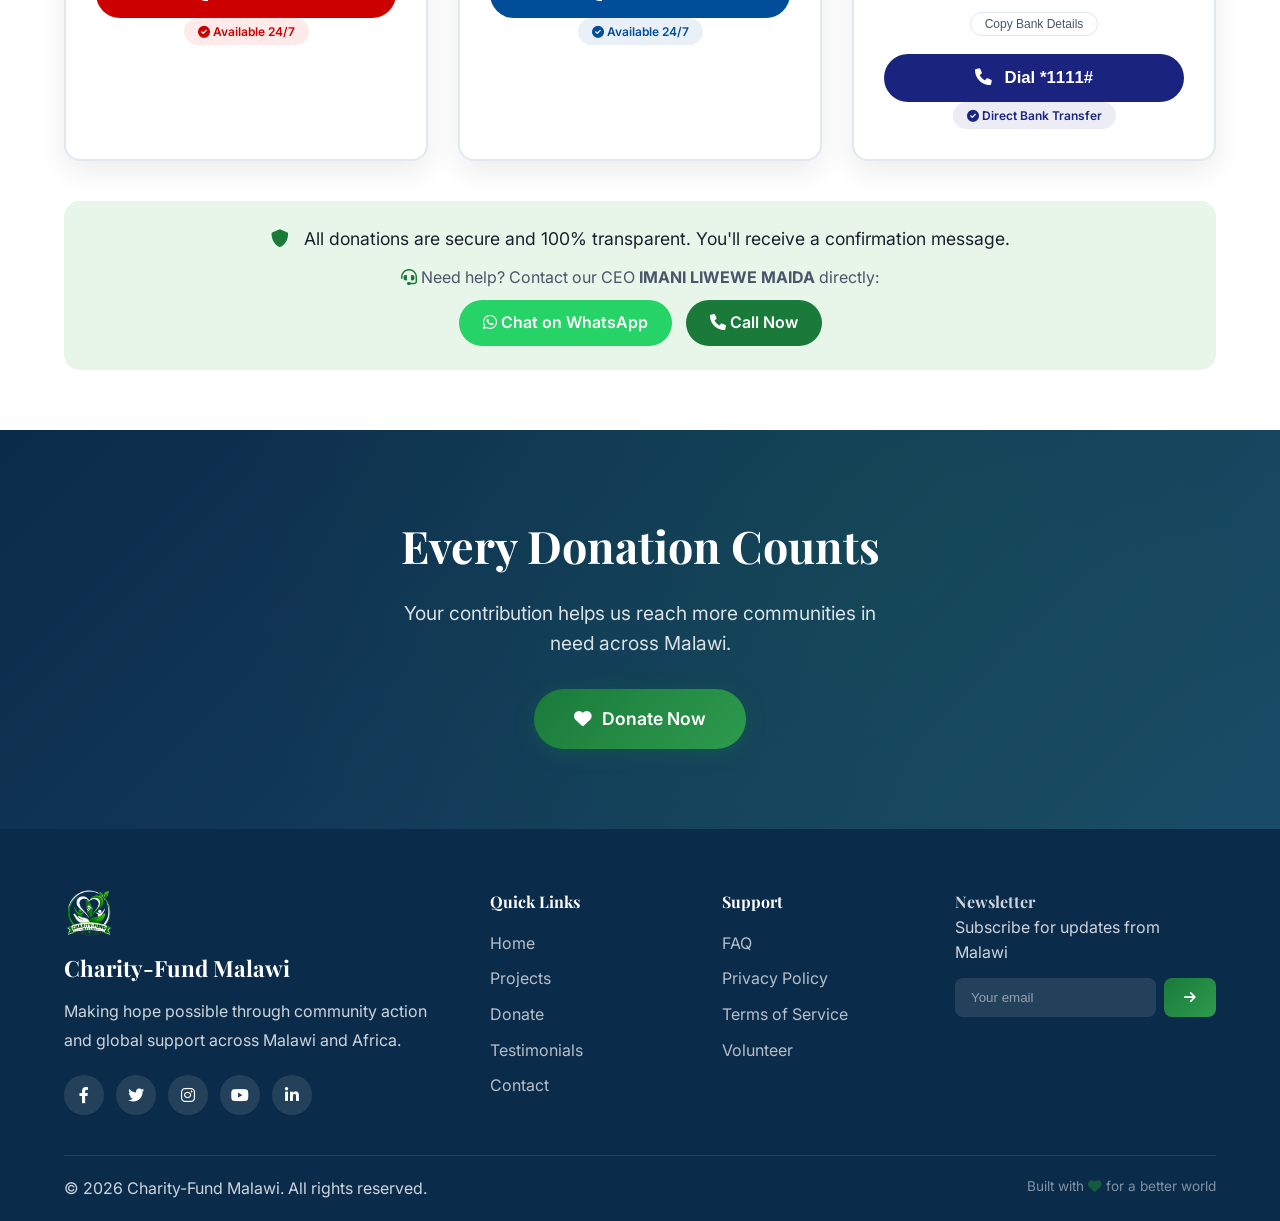
<file: donate.html>
<!DOCTYPE html>
<html lang="en">
<head>
    <meta charset="UTF-8" />
    <meta name="viewport" content="width=device-width, initial-scale=1.0" />
    <title>Charity-Fund Malawi · Donate</title>
    <link rel="stylesheet" href="https://cdnjs.cloudflare.com/ajax/libs/font-awesome/6.0.0-beta3/css/all.min.css" />
    <link rel="stylesheet" href="style.css" />
    <link href="https://fonts.googleapis.com/css2?family=Inter:wght@300;400;500;600;700;800;900&family=Playfair+Display:wght@700;800;900&display=swap" rel="stylesheet" />
    <style>
        /* ===== GREEN HANDSHAKE - Removed emoji, using icon instead ===== */
        .donation-header h3 {
            font-size: 1.8rem;
            color: var(--text-dark);
            margin-bottom: 4px;
            font-family: 'Playfair Display', serif;
        }
        .donation-header h3 i {
            color: var(--primary);
            margin-right: 8px;
        }
        .btn-primary i {
            color: #ffffff !important;
        }
        .section-tag i {
            color: var(--primary);
        }
        .page-header h1 {
            font-family: 'Playfair Display', serif;
            font-weight: 800;
        }
        .page-header h1 i {
            color: #ffffff;
        }
        .donate-info h2 {
            font-family: 'Playfair Display', serif;
            font-weight: 700;
        }
        .donate-message i {
            color: var(--primary);
        }

        .page-header {
            background: linear-gradient(135deg, #0b2b4a 0%, #1a4a6a 100%);
            color: white;
            padding: 80px 0;
            text-align: center;
            position: relative;
        }
        .page-header h1 {
            font-size: 3rem;
            font-weight: 800;
        }
        .page-header p {
            opacity: 0.85;
            font-size: 1.2rem;
            max-width: 600px;
            margin: 10px auto 0;
        }
        .donate-page {
            padding: 60px 0;
            background: var(--white);
        }
        .donate-wrapper {
            display: grid;
            grid-template-columns: 1fr 1fr;
            gap: 60px;
            align-items: start;
        }
        .donate-info h2 {
            font-size: 2.8rem;
            font-weight: 700;
            color: var(--text-dark);
            margin-bottom: 16px;
        }
        .donate-info p {
            color: var(--text-light);
            font-size: 1.1rem;
            margin-bottom: 30px;
        }
        .impact-stats-donate {
            display: flex;
            flex-direction: column;
            gap: 12px;
        }
        .impact-item-donate {
            display: flex;
            align-items: center;
            gap: 16px;
            padding: 16px;
            background: var(--light-gray);
            border-radius: var(--radius);
        }
        .impact-item-donate img {
            width: 40px;
            height: 40px;
            object-fit: contain;
        }
        .impact-item-donate h4 {
            color: var(--text-dark);
            font-size: 1.1rem;
        }
        .impact-item-donate p {
            margin: 0;
            font-size: 0.95rem;
        }
        .donate-box {
            background: var(--light-gray);
            padding: 40px;
            border-radius: var(--radius);
            box-shadow: var(--shadow);
        }
        .donation-header p {
            color: var(--text-light);
            margin-bottom: 24px;
        }
        .amount-grid {
            display: grid;
            grid-template-columns: repeat(3, 1fr);
            gap: 10px;
            margin-bottom: 20px;
        }
        .amount-btn {
            padding: 12px;
            border: 2px solid var(--medium-gray);
            border-radius: 10px;
            background: var(--white);
            color: var(--text-dark);
            cursor: pointer;
            font-weight: 600;
            transition: var(--transition);
        }
        .amount-btn.active,
        .amount-btn:hover {
            background: var(--primary);
            color: white;
            border-color: var(--primary);
        }
        .custom-donate {
            display: flex;
            gap: 12px;
            margin-bottom: 20px;
        }
        .custom-donate input,
        .custom-donate select {
            padding: 12px 16px;
            border: 2px solid var(--medium-gray);
            border-radius: 10px;
            font-size: 1rem;
            background: var(--white);
            color: var(--text-dark);
            transition: var(--transition);
        }
        .custom-donate input:focus,
        .custom-donate select:focus {
            border-color: var(--primary);
            outline: none;
        }
        .custom-donate input {
            flex: 1;
        }
        .donation-total {
            display: flex;
            justify-content: space-between;
            padding: 16px 0;
            border-top: 2px solid var(--medium-gray);
            margin-bottom: 20px;
            font-size: 1.1rem;
        }
        .donation-total strong {
            font-size: 1.4rem;
            color: var(--primary);
        }
        .btn-full {
            width: 100%;
            justify-content: center;
            padding: 16px;
        }
        .donate-message {
            display: none;
            margin-top: 20px;
            padding: 20px;
            background: var(--primary-light);
            border-radius: var(--radius);
            border-left: 4px solid var(--primary);
        }
        .donate-message.show {
            display: block;
        }
        .donation-goal {
            margin-top: 24px;
        }
        .goal-label {
            display: flex;
            justify-content: space-between;
            font-size: 0.9rem;
            color: var(--text-light);
            margin-bottom: 8px;
        }
        .goal-progress {
            height: 8px;
            background: var(--medium-gray);
            border-radius: 4px;
            overflow: hidden;
        }
        .goal-fill {
            height: 100%;
            background: var(--primary-gradient);
            border-radius: 4px;
            transition: width 1s ease-out;
        }

        /* ===== PAYMENT METHODS ===== */
        .payment-methods-section {
            margin-top: 60px;
        }
        .payment-methods-grid {
            display: grid;
            grid-template-columns: repeat(3, 1fr);
            gap: 30px;
            margin-top: 30px;
        }
        .payment-method-card {
            background: var(--white);
            border-radius: var(--radius);
            padding: 30px;
            text-align: center;
            border: 2px solid var(--medium-gray);
            transition: var(--transition);
            box-shadow: var(--shadow);
        }
        .payment-method-card:hover {
            transform: translateY(-8px);
            box-shadow: var(--shadow-hover);
            border-color: var(--primary);
        }
        .payment-method-card .method-logo {
            width: 100px;
            height: 100px;
            margin: 0 auto 16px;
            border-radius: 50%;
            overflow: hidden;
            background: white;
            display: flex;
            align-items: center;
            justify-content: center;
            padding: 15px;
            border: 3px solid var(--medium-gray);
            transition: var(--transition);
        }
        .payment-method-card:hover .method-logo {
            border-color: var(--primary);
            transform: scale(1.05);
        }
        .payment-method-card .method-logo img {
            width: 100%;
            height: 100%;
            object-fit: contain;
        }
        .payment-method-card h3 {
            font-size: 1.3rem;
            color: var(--text-dark);
            margin-bottom: 4px;
            font-family: 'Inter', sans-serif;
        }
        .payment-method-card .method-ussd {
            font-family: 'Courier New', monospace;
            font-weight: 700;
            font-size: 2.2rem;
            padding: 12px 24px;
            border-radius: 12px;
            display: inline-block;
            margin: 8px 0;
            border: 3px solid var(--primary);
            background: var(--primary-light);
            color: var(--primary);
            cursor: pointer;
            transition: var(--transition);
        }
        .payment-method-card .method-ussd:hover {
            transform: scale(1.05);
            box-shadow: 0 4px 15px rgba(26, 122, 58, 0.2);
        }
        .payment-method-card p {
            color: var(--text-light);
            font-size: 0.95rem;
            margin: 8px 0;
        }
        .payment-method-card .badge {
            display: inline-block;
            padding: 4px 14px;
            border-radius: 50px;
            font-size: 0.75rem;
            font-weight: 600;
            background: var(--primary-light);
            color: var(--primary);
        }
        .payment-method-card .call-btn {
            display: inline-block;
            background: var(--primary);
            color: white;
            padding: 14px 28px;
            border-radius: 50px;
            text-decoration: none;
            font-weight: 600;
            font-size: 1.05rem;
            margin-top: 10px;
            transition: var(--transition);
            border: none;
            cursor: pointer;
            width: 100%;
        }
        .payment-method-card .call-btn:hover {
            transform: scale(1.05);
            box-shadow: 0 4px 15px rgba(26, 122, 58, 0.4);
        }
        .payment-method-card .call-btn i {
            margin-right: 8px;
        }
        .payment-method-card .call-btn:active {
            transform: scale(0.95);
        }
        .payment-method-card.airtel .method-ussd {
            color: #cc0000;
            border-color: #cc0000;
            background: #fff0f0;
        }
        .payment-method-card.airtel .badge {
            background: #ff000015;
            color: #cc0000;
        }
        .payment-method-card.airtel .call-btn {
            background: #cc0000;
        }
        .payment-method-card.airtel .call-btn:hover {
            box-shadow: 0 4px 15px rgba(204, 0, 0, 0.4);
        }
        .payment-method-card.tnm .method-ussd {
            color: #004d99;
            border-color: #004d99;
            background: #e8f0ff;
        }
        .payment-method-card.tnm .badge {
            background: #004d9915;
            color: #004d99;
        }
        .payment-method-card.tnm .call-btn {
            background: #004d99;
        }
        .payment-method-card.tnm .call-btn:hover {
            box-shadow: 0 4px 15px rgba(0, 77, 153, 0.4);
        }
        .payment-method-card.bank .method-ussd {
            color: #1a237e;
            border-color: #1a237e;
            background: #e8eaf6;
        }
        .payment-method-card.bank .badge {
            background: #1a237e15;
            color: #1a237e;
        }
        .payment-method-card.bank .call-btn {
            background: #1a237e;
        }
        .payment-method-card.bank .call-btn:hover {
            box-shadow: 0 4px 15px rgba(26, 35, 126, 0.4);
        }
        .payment-method-card .bank-details {
            font-size: 0.9rem;
            color: var(--text-light);
            line-height: 1.8;
            text-align: center;
            padding: 8px 0;
        }
        .payment-method-card .bank-details strong {
            color: var(--text-dark);
        }
        .payment-method-card .copy-btn {
            background: transparent;
            border: 1px solid var(--medium-gray);
            padding: 4px 14px;
            border-radius: 20px;
            font-size: 0.75rem;
            cursor: pointer;
            transition: var(--transition);
            color: var(--text-light);
            margin-top: 6px;
        }
        .payment-method-card .copy-btn:hover {
            background: var(--primary);
            color: white;
            border-color: var(--primary);
        }
        .payment-method-card .copy-btn.copied {
            background: #4ade80;
            color: white;
            border-color: #4ade80;
        }

        /* ===== MODAL ===== */
        .payment-modal {
            display: none;
            position: fixed;
            top: 0;
            left: 0;
            right: 0;
            bottom: 0;
            background: rgba(0, 0, 0, 0.7);
            z-index: 9999;
            align-items: center;
            justify-content: center;
            backdrop-filter: blur(5px);
            animation: modalFadeIn 0.3s ease;
        }
        .payment-modal.active {
            display: flex;
        }
        @keyframes modalFadeIn {
            from { opacity: 0; transform: scale(0.95); }
            to { opacity: 1; transform: scale(1); }
        }
        .payment-modal-content {
            background: var(--white);
            border-radius: 24px;
            padding: 40px;
            max-width: 500px;
            width: 90%;
            text-align: center;
            box-shadow: 0 30px 60px rgba(0, 0, 0, 0.3);
            max-height: 90vh;
            overflow-y: auto;
        }
        .payment-modal-content .modal-header {
            margin-bottom: 30px;
        }
        .payment-modal-content .modal-header h2 {
            font-size: 2rem;
            color: var(--text-dark);
            margin-bottom: 8px;
            font-family: 'Playfair Display', serif;
        }
        .payment-modal-content .modal-header p {
            color: var(--text-light);
            font-size: 1.05rem;
        }
        .payment-modal-content .donation-amount-display {
            background: var(--primary-light);
            padding: 12px 20px;
            border-radius: 12px;
            margin-bottom: 25px;
            font-size: 1.2rem;
            border: 2px solid var(--primary);
        }
        .payment-modal-content .donation-amount-display strong {
            color: var(--primary);
            font-size: 1.5rem;
        }
        .modal-payment-options {
            display: flex;
            flex-direction: column;
            gap: 12px;
            margin: 20px 0;
        }
        .modal-payment-options button {
            padding: 16px 20px;
            border: 2px solid var(--medium-gray);
            border-radius: 12px;
            background: var(--white);
            cursor: pointer;
            font-size: 1.05rem;
            font-weight: 600;
            transition: var(--transition);
            display: flex;
            align-items: center;
            justify-content: center;
            gap: 12px;
            color: var(--text-dark);
            width: 100%;
        }
        .modal-payment-options button:hover {
            transform: translateY(-2px);
            box-shadow: 0 4px 15px rgba(0, 0, 0, 0.1);
        }
        .modal-payment-options button .payment-icon {
            width: 36px;
            height: 36px;
            border-radius: 50%;
            overflow: hidden;
            display: flex;
            align-items: center;
            justify-content: center;
            flex-shrink: 0;
            background: white;
            padding: 6px;
        }
        .modal-payment-options button .payment-icon img {
            width: 100%;
            height: 100%;
            object-fit: contain;
        }
        .modal-payment-options button .payment-detail {
            flex: 1;
            text-align: left;
        }
        .modal-payment-options button .payment-detail small {
            display: block;
            color: var(--text-light);
            font-weight: 400;
            font-size: 0.8rem;
        }
        .modal-payment-options button .payment-ussd {
            font-family: 'Courier New', monospace;
            font-weight: 700;
            font-size: 0.9rem;
            padding: 2px 10px;
            border-radius: 4px;
            background: var(--light-gray);
        }
        .modal-payment-options button.airtel-option {
            border-color: #ff000040;
            background: #fff5f5;
        }
        .modal-payment-options button.airtel-option:hover {
            border-color: #cc0000;
            background: #ffebeb;
        }
        .modal-payment-options button.airtel-option .payment-ussd {
            color: #cc0000;
            background: #fff0f0;
        }
        .modal-payment-options button.tnm-option {
            border-color: #004d9940;
            background: #f0f7ff;
        }
        .modal-payment-options button.tnm-option:hover {
            border-color: #004d99;
            background: #e0edff;
        }
        .modal-payment-options button.tnm-option .payment-ussd {
            color: #004d99;
            background: #e8f0ff;
        }
        .modal-payment-options button.bank-option {
            border-color: #1a237e40;
            background: #e8eaf6;
        }
        .modal-payment-options button.bank-option:hover {
            border-color: #1a237e;
            background: #c5cae9;
        }
        .modal-payment-options button.bank-option .payment-ussd {
            color: #1a237e;
            background: #e8eaf6;
        }
        .modal-cancel-btn {
            background: var(--light-gray);
            border: none;
            padding: 12px 30px;
            border-radius: 12px;
            font-weight: 600;
            cursor: pointer;
            transition: var(--transition);
            color: var(--text-dark);
            margin-top: 10px;
        }
        .modal-cancel-btn:hover {
            background: var(--medium-gray);
        }

        /* ===== REDIRECTING OVERLAY ===== */
        .redirecting-overlay {
            display: none;
            position: fixed;
            top: 0;
            left: 0;
            right: 0;
            bottom: 0;
            background: rgba(0, 0, 0, 0.85);
            z-index: 10000;
            align-items: center;
            justify-content: center;
            backdrop-filter: blur(10px);
            animation: modalFadeIn 0.4s ease;
        }
        .redirecting-overlay.active {
            display: flex;
        }
        .redirecting-content {
            background: var(--white);
            border-radius: 24px;
            padding: 40px;
            max-width: 450px;
            width: 90%;
            text-align: center;
            box-shadow: 0 30px 60px rgba(0, 0, 0, 0.4);
            animation: bounceIn 0.5s ease;
        }
        @keyframes bounceIn {
            0% { transform: scale(0.8); opacity: 0; }
            100% { transform: scale(1); opacity: 1; }
        }
        .redirecting-content .spinner {
            width: 60px;
            height: 60px;
            border: 4px solid var(--primary-light);
            border-top: 4px solid var(--primary);
            border-radius: 50%;
            animation: spin 1s linear infinite;
            margin: 0 auto 20px;
        }
        .redirecting-content h3 {
            color: var(--text-dark);
            font-size: 1.3rem;
            margin-bottom: 8px;
            font-family: 'Playfair Display', serif;
        }
        .redirecting-content p {
            color: var(--text-light);
            font-size: 0.95rem;
        }
        .redirecting-content .payment-method-display {
            background: var(--primary-light);
            padding: 20px;
            border-radius: 12px;
            margin: 16px 0;
            border: 2px solid var(--primary);
        }
        .redirecting-content .payment-method-display strong {
            color: var(--primary);
            font-size: 1.2rem;
            display: block;
        }
        .redirecting-content .payment-method-display .ussd-code {
            font-family: 'Courier New', monospace;
            font-size: 3rem;
            font-weight: 800;
            display: block;
            margin-top: 8px;
            padding: 12px;
            background: var(--white);
            border-radius: 12px;
            letter-spacing: 2px;
        }
        .redirecting-content .instruction-text {
            font-size: 0.9rem;
            color: var(--text-light);
            background: var(--light-gray);
            padding: 14px;
            border-radius: 8px;
            margin-top: 12px;
            text-align: left;
            line-height: 1.6;
        }
        .redirecting-content .instruction-text i {
            color: var(--primary);
            margin-right: 8px;
        }
        .redirecting-content .btn-dial-ussd {
            background: var(--primary);
            color: white;
            border: none;
            padding: 16px 30px;
            border-radius: 50px;
            font-size: 1.2rem;
            font-weight: 700;
            cursor: pointer;
            transition: var(--transition);
            margin-top: 10px;
            width: 100%;
        }
        .redirecting-content .btn-dial-ussd:hover {
            background: var(--primary-dark);
            transform: scale(1.02);
        }
        .redirecting-content .btn-dial-ussd:active {
            transform: scale(0.95);
        }
        .redirecting-content .btn-dial-ussd i {
            margin-right: 10px;
        }
        .redirecting-content .btn-cancel-redirect {
            background: transparent;
            border: none;
            color: var(--text-light);
            padding: 10px 20px;
            cursor: pointer;
            margin-top: 8px;
            font-size: 0.9rem;
        }
        .redirecting-content .btn-cancel-redirect:hover {
            color: var(--text-dark);
        }
        .redirecting-content .copy-ussd-btn-large {
            background: transparent;
            border: 2px solid var(--medium-gray);
            padding: 8px 20px;
            border-radius: 20px;
            font-size: 0.85rem;
            cursor: pointer;
            transition: var(--transition);
            color: var(--text-light);
            margin-top: 8px;
        }
        .redirecting-content .copy-ussd-btn-large:hover {
            background: var(--primary);
            color: white;
            border-color: var(--primary);
        }
        .redirecting-content .copy-ussd-btn-large.copied {
            background: #4ade80;
            color: white;
            border-color: #4ade80;
        }

        /* ===== WHATSAPP FLOATING ===== */
        .whatsapp-float {
            position: fixed;
            bottom: 100px;
            right: 30px;
            z-index: 999;
            background: #25D366;
            color: white;
            width: 60px;
            height: 60px;
            border-radius: 50%;
            display: flex;
            align-items: center;
            justify-content: center;
            font-size: 2rem;
            box-shadow: 0 4px 20px rgba(37, 211, 102, 0.4);
            text-decoration: none;
            transition: var(--transition);
            animation: pulse 2s infinite;
        }
        .whatsapp-float:hover {
            transform: scale(1.1);
            box-shadow: 0 6px 30px rgba(37, 211, 102, 0.6);
            color: white;
        }
        @keyframes pulse {
            0% { box-shadow: 0 4px 20px rgba(37, 211, 102, 0.4); }
            50% { box-shadow: 0 4px 30px rgba(37, 211, 102, 0.7); }
            100% { box-shadow: 0 4px 20px rgba(37, 211, 102, 0.4); }
        }

        /* ===== THEME TOGGLE ===== */
        .theme-toggle {
            position: fixed;
            bottom: 30px;
            right: 30px;
            z-index: 1000;
            width: 50px;
            height: 50px;
            border-radius: 50%;
            border: none;
            background: var(--primary-gradient);
            color: white;
            font-size: 1.3rem;
            cursor: pointer;
            box-shadow: 0 4px 15px rgba(26, 122, 58, 0.3);
            transition: var(--transition);
        }
        .theme-toggle:hover {
            transform: scale(1.1);
            box-shadow: 0 6px 25px rgba(26, 122, 58, 0.4);
        }

        @media (max-width: 968px) {
            .donate-wrapper {
                grid-template-columns: 1fr;
            }
            .payment-methods-grid {
                grid-template-columns: 1fr 1fr;
            }
        }
        @media (max-width: 768px) {
            .page-header h1 {
                font-size: 2.2rem;
            }
            .amount-grid {
                grid-template-columns: repeat(2, 1fr);
            }
            .payment-methods-grid {
                grid-template-columns: 1fr;
            }
            .redirecting-content .payment-method-display .ussd-code {
                font-size: 2.5rem;
            }
            .payment-method-card .method-ussd {
                font-size: 1.8rem;
                padding: 8px 16px;
            }
            .redirecting-content .btn-dial-ussd {
                font-size: 1rem;
                padding: 14px 20px;
            }
        }
        @media (max-width: 480px) {
            .redirecting-content .payment-method-display .ussd-code {
                font-size: 2rem;
            }
            .payment-method-card .method-ussd {
                font-size: 1.5rem;
            }
            .redirecting-content .btn-dial-ussd {
                font-size: 0.9rem;
                padding: 12px 16px;
            }
        }
    </style>
</head>
<body>

    <!-- ===== NAVBAR ===== -->
    <nav class="navbar">
        <div class="container">
            <div class="nav-flex">
                <div class="logo">
                    <img src="images/logo.png" alt="Charity-Fund Logo" onerror="this.src='https://img.icons8.com/fluency/48/africa.png'" />
                    <span>Charity-Fund</span>
                    <small>Malawi</small>
                </div>
                <ul class="nav-links">
                    <li><a href="index.html">Home</a></li>
                    <li><a href="projects.html">Projects</a></li>
                    <li><a href="donate.html" class="active">Donate</a></li>
                    <li><a href="testimonials.html">Testimonials</a></li>
                    <li><a href="contact.html">Contact</a></li>
                    <li><a href="donate.html" class="btn-donate-nav"><i class="fas fa-heart"></i> Donate</a></li>
                </ul>
                <div class="hamburger" id="hamburger">
                    <span></span><span></span><span></span>
                </div>
            </div>
        </div>
    </nav>

    <!-- ===== PAGE HEADER ===== -->
    <section class="page-header">
        <div class="container">
            <h1>Make a Donation</h1>
            <p>Your contribution changes lives across Malawi</p>
        </div>
    </section>

    <!-- ===== DONATE SECTION ===== -->
    <section class="donate-page">
        <div class="container">
            <div class="donate-wrapper">
                <div class="donate-info">
                    <span class="section-tag" style="color: #1a7a3a; background: rgba(26,122,58,0.1);"><i class="fas fa-handshake"></i> Make a Difference</span>
                    <h2>Your Donation <br/>Changes Everything</h2>
                    <p>Every contribution, no matter how small, helps us reach more communities in need across Malawi.</p>
                    <div class="impact-stats-donate">
                        <div class="impact-item-donate">
                            <img src="images/logo.png" alt="Education" onerror="this.src='https://img.icons8.com/fluency/48/school.png'" />
                            <div>
                                <h4>MWK 5,000</h4>
                                <p>Provides a child with school supplies</p>
                            </div>
                        </div>
                        <div class="impact-item-donate">
                            <img src="images/logo.png" alt="Water" onerror="this.src='https://img.icons8.com/fluency/48/water.png'" />
                            <div>
                                <h4>MWK 10,000</h4>
                                <p>Provides clean water for 1 family</p>
                            </div>
                        </div>
                        <div class="impact-item-donate">
                            <img src="images/logo.png" alt="Health" onerror="this.src='https://img.icons8.com/fluency/48/medical-doctor.png'" />
                            <div>
                                <h4>MWK 20,000</h4>
                                <p>Medical checkup for 10 children</p>
                            </div>
                        </div>
                    </div>
                </div>

                <div class="donate-box">
                    <div class="donation-header">
                        <h3><i class="fas fa-handshake"></i> Make a Donation</h3>
                        <p>Select an amount in Malawi Kwacha (MWK)</p>
                    </div>

                    <div class="amount-grid">
                        <button class="amount-btn" data-amount="1000">MWK 1,000</button>
                        <button class="amount-btn active" data-amount="2500">MWK 2,500</button>
                        <button class="amount-btn" data-amount="5000">MWK 5,000</button>
                        <button class="amount-btn" data-amount="10000">MWK 10,000</button>
                        <button class="amount-btn" data-amount="25000">MWK 25,000</button>
                        <button class="amount-btn" data-amount="50000">MWK 50,000</button>
                    </div>

                    <div class="custom-donate">
                        <input type="number" id="customAmount" placeholder="Or enter custom amount (MWK)" min="100" />
                        <select id="donationFrequency">
                            <option value="one-time">One-time</option>
                            <option value="monthly">Monthly</option>
                            <option value="yearly">Yearly</option>
                        </select>
                    </div>

                    <div class="donation-total">
                        <span>Total Donation:</span>
                        <strong id="totalDisplay">MWK 2,500</strong>
                    </div>

                    <button id="donateNowBtn" class="btn-primary btn-full">
                        <i class="fas fa-handshake"></i> Donate Now
                    </button>

                    <div id="donateMessage" class="donate-message">
                        <p><i class="fas fa-check-circle"></i> Thank you! Your donation of <span id="donationDisplay">MWK 2,500</span> is making a real difference in Malawi.</p>
                        <small><i class="fas fa-heart"></i> 100% of your donation goes to our programs</small>
                    </div>

                    <div class="donation-goal">
                        <div class="goal-label">
                            <span>Monthly Goal</span>
                            <span>MWK 2,500,000 / MWK 3,000,000</span>
                        </div>
                        <div class="goal-progress">
                            <div class="goal-fill" style="width: 83%"></div>
                        </div>
                    </div>
                </div>
            </div>

            <!-- ===== PAYMENT METHODS ===== -->
            <div class="payment-methods-section">
                <div class="section-header">
                    <span class="section-tag"><i class="fas fa-phone"></i> Payment Methods</span>
                    <h2>Donate via Mobile Money</h2>
                    <p>Tap the USSD code to dial directly on your phone</p>
                </div>

                <div class="payment-methods-grid">
                    <!-- AIRTEL Money -->
                    <div class="payment-method-card airtel">
                        <div class="method-logo">
                            <img src="images/airtel-logo.png" alt="AIRTEL Money" onerror="this.src='https://img.icons8.com/color/96/airtel.png'" />
                        </div>
                        <h3>AIRTEL Money</h3>
                        <div class="method-ussd" onclick="dialUSSD('*211#')">*211#</div>
                        <p>Dial the USSD code to send your donation</p>
                        <button class="call-btn" onclick="dialUSSD('*211#')">
                            <i class="fas fa-phone"></i> Dial *211#
                        </button>
                        <span class="badge"><i class="fas fa-check-circle"></i> Available 24/7</span>
                    </div>

                    <!-- TNM Mpamba -->
                    <div class="payment-method-card tnm">
                        <div class="method-logo">
                            <img src="images/tnm-logo.png" alt="TNM Mpamba" onerror="this.src='https://img.icons8.com/color/96/tnm.png'" />
                        </div>
                        <h3>TNM Mpamba</h3>
                        <div class="method-ussd" onclick="dialUSSD('*444#')">*444#</div>
                        <p>Dial the USSD code to send your donation</p>
                        <button class="call-btn" onclick="dialUSSD('*444#')">
                            <i class="fas fa-phone"></i> Dial *444#
                        </button>
                        <span class="badge"><i class="fas fa-check-circle"></i> Available 24/7</span>
                    </div>

                    <!-- FIRST CAPITAL BANK -->
                    <div class="payment-method-card bank">
                        <div class="method-logo">
                            <img src="images/first-capital-bank-logo.png" alt="FIRST CAPITAL BANK" onerror="this.src='https://img.icons8.com/color/96/bank.png'" />
                        </div>
                        <h3>FIRST CAPITAL BANK</h3>
                        <div class="method-ussd" onclick="dialUSSD('*1111#')">*1111#</div>
                        <div class="bank-details">
                            <strong>Account Name:</strong> IMANI LIWEWE MAIDA<br />
                            <strong>Account Number:</strong> 0029503035324<br />
                            <strong>Bank:</strong> FIRST CAPITAL BANK
                            <button class="copy-btn" onclick="copyBankDetails()">Copy Bank Details</button>
                        </div>
                        <button class="call-btn" onclick="dialUSSD('*1111#')">
                            <i class="fas fa-phone"></i> Dial *1111#
                        </button>
                        <span class="badge"><i class="fas fa-check-circle"></i> Direct Bank Transfer</span>
                    </div>
                </div>
            </div>

            <!-- Support Section -->
            <div style="text-align: center; background: var(--primary-light); padding: 24px; border-radius: var(--radius); margin-top: 40px;">
                <p style="color: var(--text-dark); font-size: 1.1rem;">
                    <i class="fas fa-shield-alt" style="color: var(--primary); margin-right: 10px;"></i>
                    All donations are secure and 100% transparent. You'll receive a confirmation message.
                </p>
                <p style="margin-top: 12px; color: var(--text-light);">
                    <i class="fas fa-headset" style="color: var(--primary);"></i> 
                    Need help? Contact our CEO <strong>IMANI LIWEWE MAIDA</strong> directly:
                </p>
                <a href="https://wa.me/265997008860?text=Hello%20Charity-Fund%20Malawi%2C%20I%20need%20assistance%20with%20my%20donation." 
                   target="_blank" style="display: inline-block; background: #25D366; color: white; padding: 10px 24px; border-radius: 50px; text-decoration: none; font-weight: 600; margin-top: 10px;">
                    <i class="fab fa-whatsapp"></i> Chat on WhatsApp
                </a>
                <a href="tel:+265997008860" style="display: inline-block; background: var(--primary); color: white; padding: 10px 24px; border-radius: 50px; text-decoration: none; font-weight: 600; margin-top: 10px; margin-left: 10px;">
                    <i class="fas fa-phone"></i> Call Now
                </a>
            </div>
        </div>
    </section>

    <!-- ===== PAYMENT MODAL ===== -->
    <div class="payment-modal" id="paymentModal">
        <div class="payment-modal-content">
            <div class="modal-header">
                <h2>Choose Payment Method</h2>
                <p>Select how you'd like to complete your donation</p>
            </div>
            
            <div class="donation-amount-display">
                <span>You're about to donate</span><br />
                <strong id="modalDonationAmount">MWK 2,500</strong>
            </div>

            <div class="modal-payment-options">
                <button class="airtel-option" onclick="selectPayment('airtel')">
                    <span class="payment-icon">
                        <img src="images/airtel-logo.png" alt="AIRTEL" onerror="this.innerHTML='<span class=\'icon-fallback\'>A</span>'" />
                    </span>
                    <span class="payment-detail">
                        AIRTEL Money
                        <small>Dial <span class="payment-ussd">*211#</span> to donate</small>
                    </span>
                    <i class="fas fa-phone" style="color: #cc0000;"></i>
                </button>

                <button class="tnm-option" onclick="selectPayment('tnm')">
                    <span class="payment-icon">
                        <img src="images/tnm-logo.png" alt="TNM" onerror="this.innerHTML='<span class=\'icon-fallback\'>T</span>'" />
                    </span>
                    <span class="payment-detail">
                        TNM Mpamba
                        <small>Dial <span class="payment-ussd">*444#</span> to donate</small>
                    </span>
                    <i class="fas fa-phone" style="color: #004d99;"></i>
                </button>

                <button class="bank-option" onclick="selectPayment('bank')">
                    <span class="payment-icon">
                        <img src="images/first-capital-bank-logo.png" alt="Bank" onerror="this.innerHTML='<span class=\'icon-fallback\'>B</span>'" />
                    </span>
                    <span class="payment-detail">
                        FIRST CAPITAL BANK
                        <small>Dial <span class="payment-ussd">*1111#</span> to donate</small>
                    </span>
                    <i class="fas fa-chevron-right" style="color: #1a237e;"></i>
                </button>
            </div>

            <!-- WhatsApp Help -->
            <div style="margin: 16px 0; padding: 12px; background: #e8f5e9; border-radius: 12px;">
                <p style="font-size: 0.9rem; color: var(--text-dark);">
                    <i class="fab fa-whatsapp" style="color: #25D366; font-size: 1.2rem; margin-right: 8px;"></i>
                    Need help? Chat with us on 
                    <a href="https://wa.me/265997008860?text=Hello%20Charity-Fund%20Malawi%2C%20I%20need%20assistance%20with%20my%20donation." 
                       target="_blank" style="color: #25D366; font-weight: 600; text-decoration: none;">
                        WhatsApp
                    </a>
                </p>
            </div>

            <button class="modal-cancel-btn" onclick="closeModal()">
                <i class="fas fa-times"></i> Cancel Donation
            </button>
        </div>
    </div>

    <!-- ===== REDIRECTING OVERLAY ===== -->
    <div class="redirecting-overlay" id="redirectingOverlay">
        <div class="redirecting-content">
            <div class="spinner"></div>
            <h3>Dialing USSD Code</h3>
            <p>Your phone will open the dialer</p>
            
            <div class="payment-method-display">
                <strong id="redirectMethodName">AIRTEL Money</strong>
                <span class="ussd-code" id="redirectUssdCode">*211#</span>
                <button class="copy-ussd-btn-large" onclick="copyUssdCode()"><i class="fas fa-copy"></i> Copy Code</button>
            </div>

            <div class="instruction-text">
                <i class="fas fa-info-circle"></i>
                <span id="redirectInstructions">Tap "Dial Now" to open your phone dialer with the USSD code pre-entered.</span>
            </div>

            <p style="font-size: 0.85rem; color: var(--text-light); margin-top: 10px;">
                <i class="fas fa-shield-alt" style="color: var(--primary);"></i> 
                Your donation will be processed securely
            </p>

            <button class="btn-dial-ussd" id="redirectDialBtn">
                <i class="fas fa-phone"></i> Dial Now
            </button>
            <br />
            <button class="btn-cancel-redirect" onclick="cancelRedirect()">
                <i class="fas fa-times"></i> Cancel
            </button>
        </div>
    </div>

    <!-- ===== CTA SECTION ===== -->
    <section class="cta-section">
        <div class="cta-overlay"></div>
        <div class="container">
            <div class="cta-content">
                <h2>Every Donation Counts</h2>
                <p>Your contribution helps us reach more communities in need across Malawi.</p>
                <div class="cta-buttons">
                    <a href="donate.html" class="btn-primary btn-large"><i class="fas fa-heart"></i> Donate Now</a>
                </div>
            </div>
        </div>
    </section>

    <!-- ===== FOOTER ===== -->
    <footer>
        <div class="container">
            <div class="footer-grid">
                <div class="footer-brand">
                    <img src="images/logo.png" alt="Charity-Fund" onerror="this.src='https://img.icons8.com/fluency/48/africa.png'" />
                    <h3>Charity-Fund Malawi</h3>
                    <p>Making hope possible through community action and global support across Malawi and Africa.</p>
                    <div class="footer-social">
                        <a href="#"><i class="fab fa-facebook-f"></i></a>
                        <a href="#"><i class="fab fa-twitter"></i></a>
                        <a href="#"><i class="fab fa-instagram"></i></a>
                        <a href="#"><i class="fab fa-youtube"></i></a>
                        <a href="#"><i class="fab fa-linkedin-in"></i></a>
                    </div>
                </div>
                <div class="footer-links">
                    <h4>Quick Links</h4>
                    <ul>
                        <li><a href="index.html">Home</a></li>
                        <li><a href="projects.html">Projects</a></li>
                        <li><a href="donate.html">Donate</a></li>
                        <li><a href="testimonials.html">Testimonials</a></li>
                        <li><a href="contact.html">Contact</a></li>
                    </ul>
                </div>
                <div class="footer-links">
                    <h4>Support</h4>
                    <ul>
                        <li><a href="#">FAQ</a></li>
                        <li><a href="#">Privacy Policy</a></li>
                        <li><a href="#">Terms of Service</a></li>
                        <li><a href="#">Volunteer</a></li>
                    </ul>
                </div>
                <div class="footer-newsletter">
                    <h4>Newsletter</h4>
                    <p>Subscribe for updates from Malawi</p>
                    <form>
                        <input type="email" placeholder="Your email" />
                        <button type="submit"><i class="fas fa-arrow-right"></i></button>
                    </form>
                </div>
            </div>
            <div class="footer-bottom">
                <p>© 2026 Charity-Fund Malawi. All rights reserved.</p>
                <p class="footer-tagline">Built with <i class="fas fa-heart" style="color: #1a7a3a;"></i> for a better world</p>
            </div>
        </div>
    </footer>

    <!-- WhatsApp Floating Button -->
    <a href="https://wa.me/265997008860" class="whatsapp-float" target="_blank">
        <i class="fab fa-whatsapp"></i>
    </a>

    <button id="themeToggle" class="theme-toggle">
        <i class="fas fa-moon"></i>
    </button>

    <script>
    // ============================================
    // CHARITY-FUND MALAWI - DONATE PAGE JAVASCRIPT
    // ============================================

    // ===== USSD DIAL FUNCTION =====
    function dialUSSD(code) {
        var encodedCode = encodeURIComponent(code);
        var telLink = 'tel:' + encodedCode;
        window.location.href = telLink;
        
        setTimeout(function() {
            if (!document.hidden) {
                alert('Please dial ' + code + ' on your phone to complete the donation.');
            }
        }, 2000);
    }

    // ===== COPY USSD CODE =====
    function copyUssdCode() {
        var ussdCode = document.getElementById('redirectUssdCode').textContent;
        navigator.clipboard.writeText(ussdCode).then(function() {
            var btn = document.querySelector('.copy-ussd-btn-large');
            btn.innerHTML = '<i class="fas fa-check"></i> Copied!';
            btn.classList.add('copied');
            setTimeout(function() {
                btn.innerHTML = '<i class="fas fa-copy"></i> Copy Code';
                btn.classList.remove('copied');
            }, 2000);
        }).catch(function() {
            alert('Copy the code manually: ' + ussdCode);
        });
    }

    // ===== COPY BANK DETAILS =====
    function copyBankDetails() {
        var details = 'FIRST CAPITAL BANK\nAccount Name: IMANI LIWEWE MAIDA\nAccount Number: 0029503035324';
        navigator.clipboard.writeText(details).then(function() {
            var btn = event.target;
            btn.textContent = 'Copied!';
            btn.classList.add('copied');
            setTimeout(function() {
                btn.textContent = 'Copy Bank Details';
                btn.classList.remove('copied');
            }, 2000);
        }).catch(function() {
            var input = document.createElement('input');
            input.value = details;
            document.body.appendChild(input);
            input.select();
            document.execCommand('copy');
            document.body.removeChild(input);
            alert('Bank details copied!');
        });
    }

    // ===== MODAL FUNCTIONS =====
    var currentDonationAmount = 2500;
    var redirectTimer = null;
    var currentUssdCode = '*211#';

    function openModal(amount) {
        currentDonationAmount = amount;
        var modal = document.getElementById('paymentModal');
        var display = document.getElementById('modalDonationAmount');
        display.textContent = 'MWK ' + Number(amount).toLocaleString();
        modal.classList.add('active');
        document.body.style.overflow = 'hidden';
    }

    function closeModal() {
        var modal = document.getElementById('paymentModal');
        modal.classList.remove('active');
        document.body.style.overflow = '';
    }

    // ===== SELECT PAYMENT =====
    function selectPayment(method) {
        var methods = {
            airtel: {
                name: 'AIRTEL Money',
                ussd: '*211#',
                instructions: 'Tap "Dial Now" to open your phone dialer with *211# pre-entered. Follow the prompts to complete the transaction.'
            },
            tnm: {
                name: 'TNM Mpamba',
                ussd: '*444#',
                instructions: 'Tap "Dial Now" to open your phone dialer with *444# pre-entered. Follow the prompts to complete the transaction.'
            },
            bank: {
                name: 'FIRST CAPITAL BANK',
                ussd: '*1111#',
                instructions: 'Tap "Dial Now" to open your phone dialer with *1111# pre-entered. Use Account: 0029503035324, Name: IMANI LIWEWE MAIDA'
            }
        };

        var selected = methods[method];
        currentUssdCode = selected.ussd;
        closeModal();

        var overlay = document.getElementById('redirectingOverlay');
        document.getElementById('redirectMethodName').textContent = selected.name;
        document.getElementById('redirectUssdCode').textContent = selected.ussd;
        document.getElementById('redirectInstructions').textContent = selected.instructions;
        
        overlay.classList.add('active');
        document.body.style.overflow = 'hidden';

        document.getElementById('redirectDialBtn').onclick = function() {
            dialUSSD(selected.ussd);
            setTimeout(function() {
                completeDonation(selected.name);
                overlay.classList.remove('active');
                document.body.style.overflow = '';
            }, 3000);
        };

        var copyBtn = document.querySelector('.copy-ussd-btn-large');
        if (copyBtn) {
            copyBtn.innerHTML = '<i class="fas fa-copy"></i> Copy Code';
            copyBtn.classList.remove('copied');
        }

        redirectTimer = setTimeout(function() {
            dialUSSD(selected.ussd);
            setTimeout(function() {
                completeDonation(selected.name);
                overlay.classList.remove('active');
                document.body.style.overflow = '';
            }, 3000);
        }, 3000);
    }

    function cancelRedirect() {
        clearTimeout(redirectTimer);
        document.getElementById('redirectingOverlay').classList.remove('active');
        document.body.style.overflow = '';
        openModal(currentDonationAmount);
    }

    // ===== COMPLETE DONATION =====
    function completeDonation(methodName) {
        var amount = currentDonationAmount;
        var donateMessage = document.getElementById('donateMessage');
        var donationDisplay = document.getElementById('donationDisplay');
        
        donationDisplay.textContent = 'MWK ' + Number(amount).toLocaleString();
        
        var messageP = donateMessage.querySelector('p');
        messageP.innerHTML = `
            <i class="fas fa-check-circle"></i> Thank you! Your donation of <strong>MWK ${Number(amount).toLocaleString()}</strong> is making a real difference in Malawi.<br />
            <span style="font-size: 0.9rem; display: block; margin-top: 8px;">
                <i class="fas fa-check-circle" style="color: #1a7a3a;"></i> 
                Payment via <strong>${methodName}</strong> initiated successfully!
            </span>
            <span style="font-size: 0.85rem; display: block; margin-top: 4px; color: var(--text-light);">
                Please follow the USSD prompts to complete your donation.
            </span>
            <br />
            <a href="https://wa.me/265997008860?text=Hello%20Charity-Fund%20Malawi%2C%20I%20just%20initiated%20a%20donation%20of%20MWK%20${Number(amount).toLocaleString()}%20via%20${methodName}." 
               target="_blank" style="background: #25D366; color: white; padding: 8px 20px; border-radius: 50px; text-decoration: none; display: inline-block; margin-top: 8px;">
                <i class="fab fa-whatsapp"></i> Need Help? Chat with CEO
            </a>
        `;
        
        donateMessage.classList.add('show');

        var goalFill = document.querySelector('.goal-fill');
        if (goalFill) {
            var currentWidth = parseFloat(goalFill.style.width);
            var newWidth = Math.min(currentWidth + 2, 100);
            goalFill.style.width = newWidth + '%';
            
            var currentAmount = 2500000 + (newWidth - 83) * 83333;
            var goalLabel = document.querySelector('.goal-label span:last-child');
            if (goalLabel) {
                var formatMWK = function(num) { return 'MWK ' + Number(Math.round(num)).toLocaleString(); };
                goalLabel.textContent = formatMWK(currentAmount) + ' / ' + formatMWK(3000000);
            }
        }

        setTimeout(function() {
            donateMessage.scrollIntoView({ behavior: 'smooth', block: 'center' });
        }, 300);

        setTimeout(function() {
            donateMessage.classList.remove('show');
        }, 15000);
    }

    document.getElementById('paymentModal').addEventListener('click', function(e) {
        if (e.target === this) {
            closeModal();
        }
    });

    document.addEventListener('keydown', function(e) {
        if (e.key === 'Escape') {
            closeModal();
        }
    });

    // ===== DONATION FUNCTIONALITY =====
    (function() {
        var amountBtns = document.querySelectorAll('.amount-btn');
        var customInput = document.getElementById('customAmount');
        var donateBtn = document.getElementById('donateNowBtn');
        var totalDisplay = document.getElementById('totalDisplay');
        var frequencySelect = document.getElementById('donationFrequency');

        var selectedAmount = 2500;
        var donationFrequency = 'one-time';

        function formatMWK(amount) {
            return 'MWK ' + Number(amount).toLocaleString();
        }

        amountBtns.forEach(function(btn) {
            btn.addEventListener('click', function() {
                var amount = parseInt(this.getAttribute('data-amount'));
                if (!isNaN(amount) && amount > 0) {
                    selectedAmount = amount;
                    amountBtns.forEach(function(b) { b.classList.remove('active'); });
                    this.classList.add('active');
                    if (customInput) customInput.value = '';
                    updateTotal();
                }
            });
        });

        if (customInput) {
            customInput.addEventListener('input', function() {
                var val = parseFloat(this.value);
                if (!isNaN(val) && val > 0) {
                    selectedAmount = val;
                    amountBtns.forEach(function(b) { b.classList.remove('active'); });
                    updateTotal();
                }
            });
        }

        if (frequencySelect) {
            frequencySelect.addEventListener('change', function() {
                donationFrequency = this.value;
                updateTotal();
            });
        }

        function updateTotal() {
            var amount = selectedAmount;
            if (donationFrequency === 'monthly') {
                totalDisplay.textContent = formatMWK(amount * 12) + ' / year';
            } else if (donationFrequency === 'yearly') {
                totalDisplay.textContent = formatMWK(amount * 2) + ' / 2 years';
            } else {
                totalDisplay.textContent = formatMWK(amount);
            }
        }

        if (donateBtn) {
            donateBtn.addEventListener('click', function() {
                var amount = selectedAmount;

                if (customInput) {
                    var customVal = parseFloat(customInput.value);
                    if (!isNaN(customVal) && customVal > 0) {
                        amount = customVal;
                    }
                }

                if (isNaN(amount) || amount <= 0) {
                    amount = 2500;
                    selectedAmount = 2500;
                    amountBtns.forEach(function(b) { b.classList.remove('active'); });
                    document.querySelector('.amount-btn[data-amount="2500"]').classList.add('active');
                }

                openModal(amount);
            });
        }

        if (customInput) {
            customInput.addEventListener('keypress', function(e) {
                if (e.key === 'Enter' && donateBtn) {
                    e.preventDefault();
                    donateBtn.click();
                }
            });
        }

        updateTotal();
    })();
    </script>
</body>
</html>
</file>
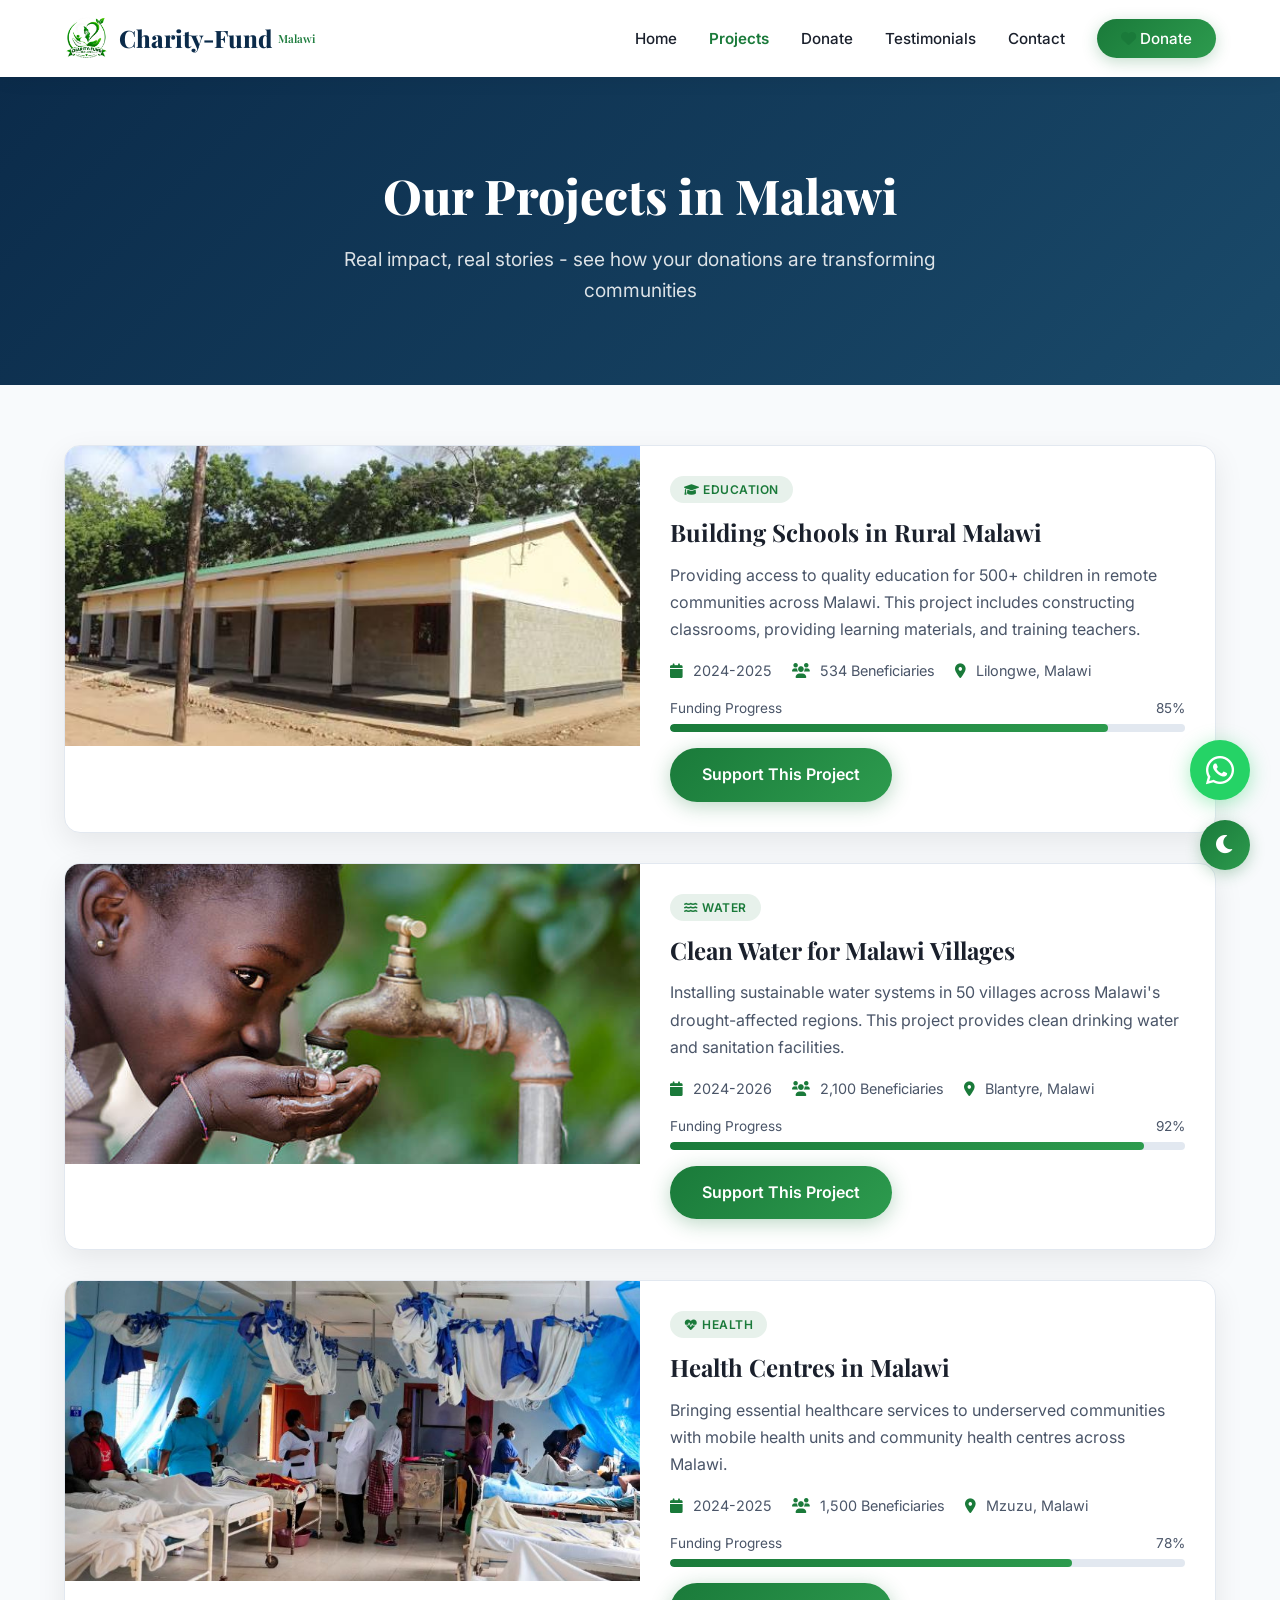
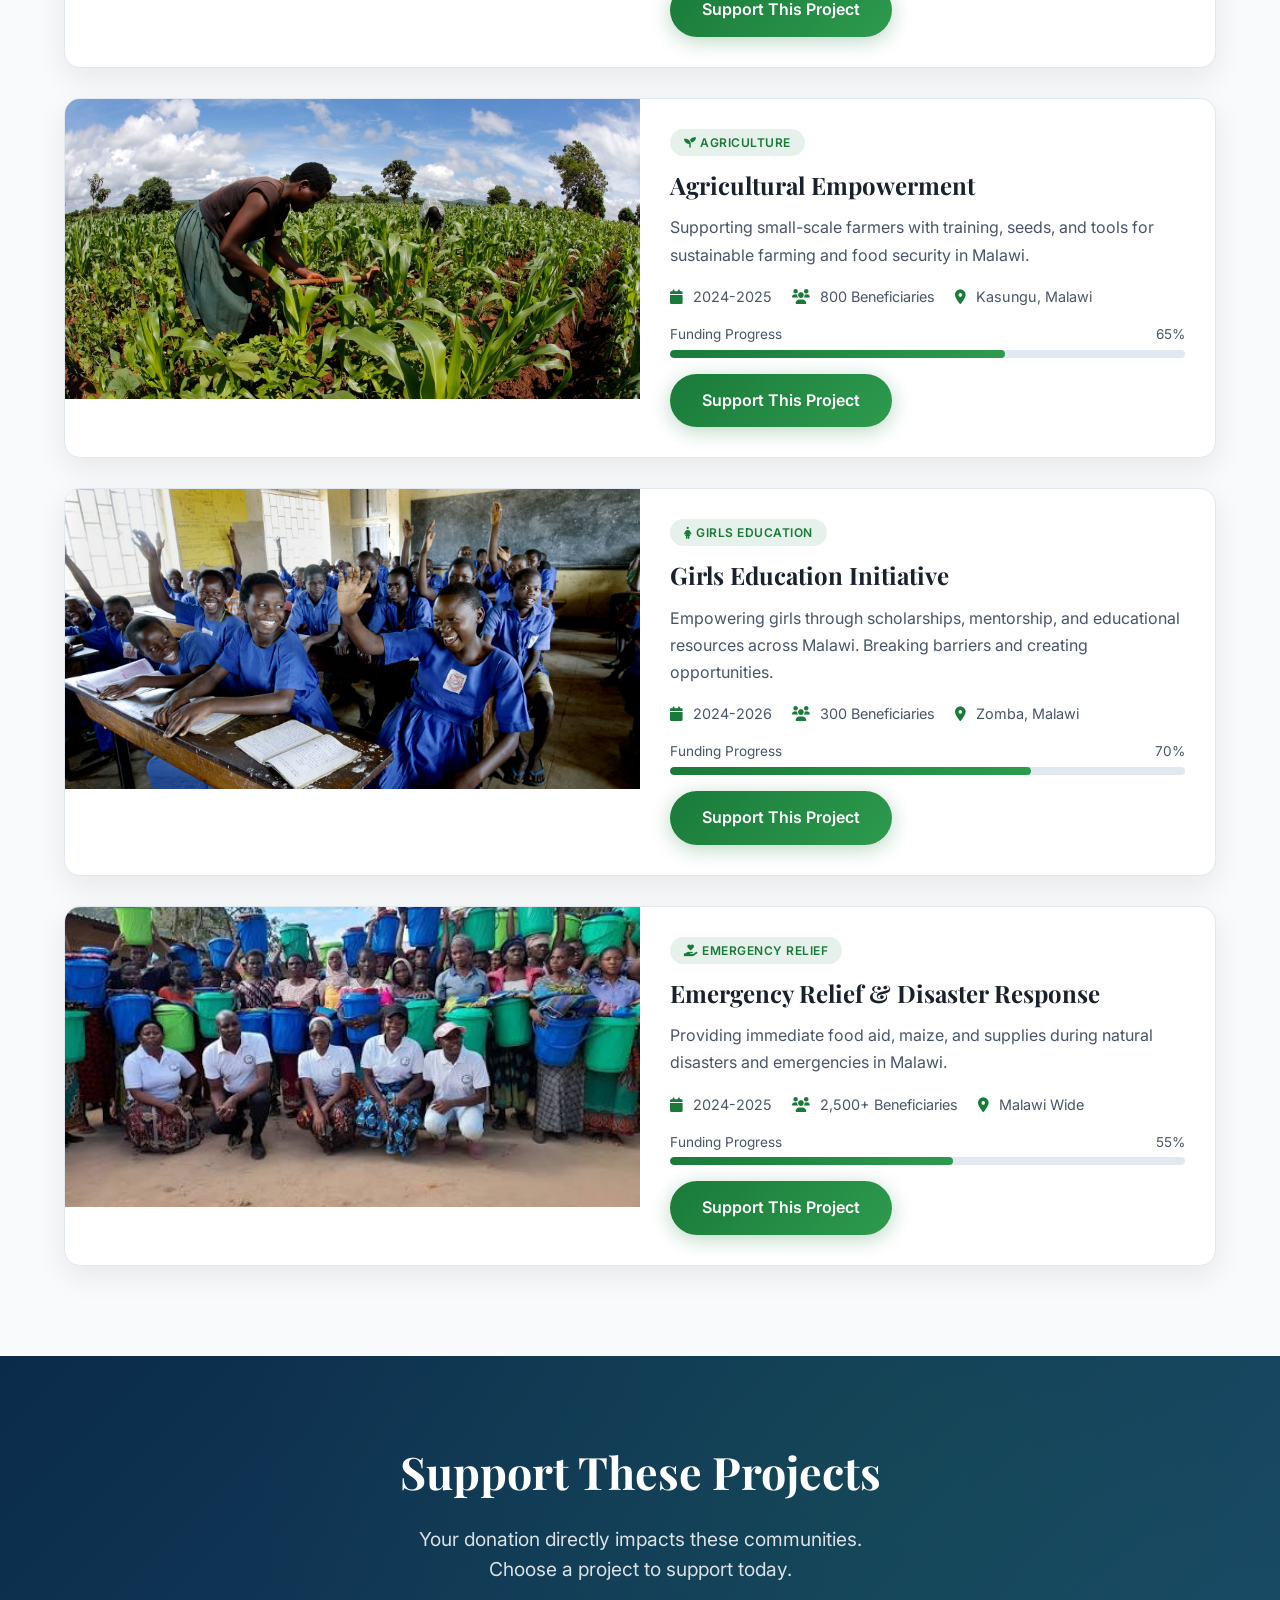
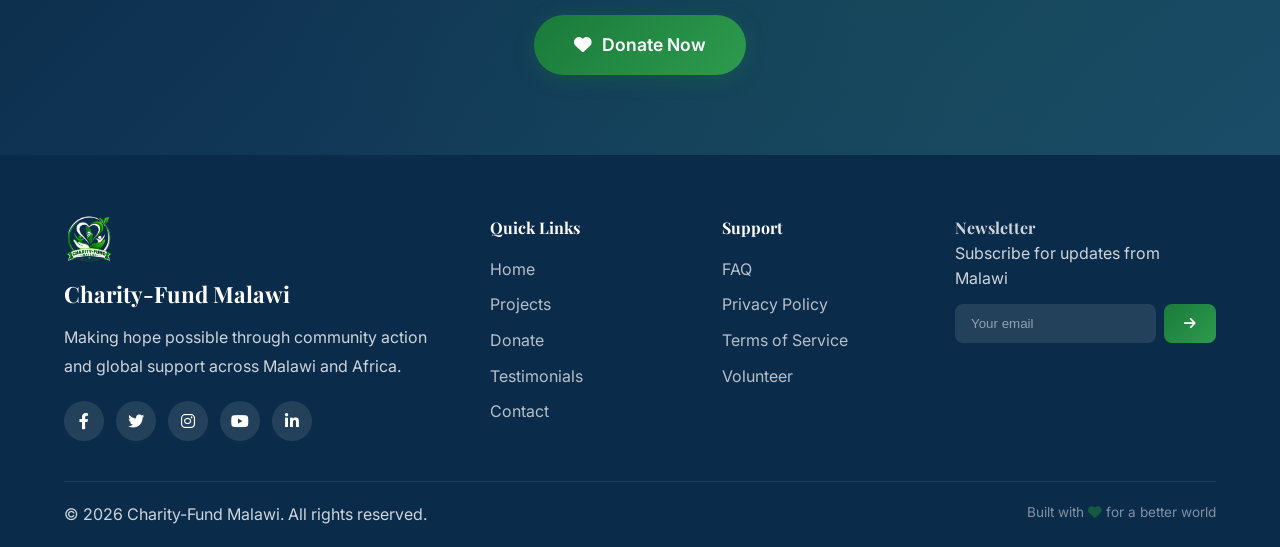
<file: projects.html>
<!DOCTYPE html>
<html lang="en">
<head>
    <meta charset="UTF-8" />
    <meta name="viewport" content="width=device-width, initial-scale=1.0" />
    <title>Charity-Fund Malawi · Projects</title>
    <link rel="stylesheet" href="https://cdnjs.cloudflare.com/ajax/libs/font-awesome/6.0.0-beta3/css/all.min.css" />
    <link rel="stylesheet" href="style.css" />
    <link href="https://fonts.googleapis.com/css2?family=Inter:wght@300;400;500;600;700;800;900&family=Playfair+Display:wght@700;800;900&display=swap" rel="stylesheet" />
    <style>
        .page-header {
            background: linear-gradient(135deg, #0b2b4a 0%, #1a4a6a 100%);
            color: white;
            padding: 80px 0;
            text-align: center;
            position: relative;
        }
        .page-header h1 {
            font-size: 3rem;
            font-weight: 800;
            font-family: 'Playfair Display', serif;
        }
        .page-header p {
            opacity: 0.85;
            font-size: 1.2rem;
            max-width: 600px;
            margin: 10px auto 0;
        }
        .projects-page {
            padding: 60px 0;
            background: var(--light-gray);
        }
        .project-card-full {
            background: var(--white);
            border-radius: var(--radius);
            overflow: hidden;
            box-shadow: var(--shadow);
            transition: var(--transition);
            margin-bottom: 30px;
            display: grid;
            grid-template-columns: 1fr 1fr;
            border: 1px solid var(--medium-gray);
        }
        .project-card-full:hover {
            transform: translateY(-5px);
            box-shadow: var(--shadow-hover);
            border-color: var(--primary);
        }
        .project-card-full .project-image {
            height: 300px;
            position: relative;
        }
        .project-card-full .project-image img {
            width: 100%;
            height: 100%;
            object-fit: cover;
        }
        .project-card-full .project-details {
            padding: 30px;
            display: flex;
            flex-direction: column;
            justify-content: center;
        }
        .project-card-full .project-details .project-tag {
            display: inline-block;
            background: rgba(26, 122, 58, 0.1);
            color: var(--primary);
            padding: 4px 14px;
            border-radius: 50px;
            font-size: 0.75rem;
            font-weight: 600;
            text-transform: uppercase;
            letter-spacing: 0.5px;
            margin-bottom: 10px;
            width: fit-content;
        }
        .project-card-full .project-details h3 {
            font-size: 1.5rem;
            margin-bottom: 10px;
            font-family: 'Playfair Display', serif;
            font-weight: 700;
        }
        .project-card-full .project-details p {
            color: var(--text-light);
            margin-bottom: 16px;
            line-height: 1.7;
        }
        .project-card-full .project-details .project-meta {
            display: flex;
            gap: 20px;
            flex-wrap: wrap;
            margin-bottom: 16px;
            font-size: 0.9rem;
            color: var(--text-light);
        }
        .project-card-full .project-details .project-meta i {
            margin-right: 6px;
            color: var(--primary);
        }
        .project-card-full .project-details .progress-container {
            margin-bottom: 16px;
        }
        .project-card-full .project-details .progress-container .progress-label {
            display: flex;
            justify-content: space-between;
            font-size: 0.85rem;
            color: var(--text-light);
            margin-bottom: 4px;
        }
        .project-card-full .project-details .progress-container .progress-bar-full {
            height: 8px;
            background: var(--medium-gray);
            border-radius: 4px;
            overflow: hidden;
        }
        .project-card-full .project-details .progress-container .progress-bar-full div {
            height: 100%;
            background: var(--primary-gradient);
            border-radius: 4px;
        }
        @media (max-width: 768px) {
            .project-card-full {
                grid-template-columns: 1fr;
            }
            .project-card-full .project-image {
                height: 200px;
            }
            .page-header h1 {
                font-size: 2.2rem;
            }
        }

        /* ===== WHATSAPP FLOATING ===== */
        .whatsapp-float {
            position: fixed;
            bottom: 100px;
            right: 30px;
            z-index: 999;
            background: #25D366;
            color: white;
            width: 60px;
            height: 60px;
            border-radius: 50%;
            display: flex;
            align-items: center;
            justify-content: center;
            font-size: 2rem;
            box-shadow: 0 4px 20px rgba(37, 211, 102, 0.4);
            text-decoration: none;
            transition: var(--transition);
            animation: pulse 2s infinite;
        }
        .whatsapp-float:hover {
            transform: scale(1.1);
            box-shadow: 0 6px 30px rgba(37, 211, 102, 0.6);
            color: white;
        }
        @keyframes pulse {
            0% { box-shadow: 0 4px 20px rgba(37, 211, 102, 0.4); }
            50% { box-shadow: 0 4px 30px rgba(37, 211, 102, 0.7); }
            100% { box-shadow: 0 4px 20px rgba(37, 211, 102, 0.4); }
        }
        @media (max-width: 768px) {
            .whatsapp-float {
                width: 50px;
                height: 50px;
                font-size: 1.6rem;
                bottom: 80px;
                right: 15px;
            }
        }
    </style>
</head>
<body>
    <!-- WhatsApp Floating Button -->
    <a href="https://wa.me/265997008860?text=Hello%20Charity-Fund%20Malawi%2C%20I%20would%20like%20to%20know%20more%20about%20your%20projects." 
       class="whatsapp-float" target="_blank" title="Chat with us on WhatsApp">
        <i class="fab fa-whatsapp"></i>
    </a>

    <button id="themeToggle" class="theme-toggle"><i class="fas fa-moon"></i></button>

    <nav class="navbar">
        <div class="container">
            <div class="nav-flex">
                <div class="logo">
                    <img src="images/logo.png" alt="Logo" onerror="this.src='https://img.icons8.com/fluency/48/africa.png'" />
                    <span>Charity-Fund</span>
                    <small>Malawi</small>
                </div>
                <ul class="nav-links">
                    <li><a href="index.html">Home</a></li>
                    <li><a href="projects.html" class="active">Projects</a></li>
                    <li><a href="donate.html">Donate</a></li>
                    <li><a href="testimonials.html">Testimonials</a></li>
                    <li><a href="contact.html">Contact</a></li>
                    <li><a href="donate.html" class="btn-donate-nav"><i class="fas fa-heart"></i> Donate</a></li>
                </ul>
                <div class="hamburger" id="hamburger">
                    <span></span><span></span><span></span>
                </div>
            </div>
        </div>
    </nav>

    <section class="page-header">
        <div class="container">
            <h1>Our Projects in Malawi</h1>
            <p>Real impact, real stories - see how your donations are transforming communities</p>
        </div>
    </section>

    <section class="projects-page">
        <div class="container">

            <!-- Project 1: Education -->
            <div class="project-card-full">
                <div class="project-image">
                    <img src="images/school-building.jpg" alt="Building Schools" onerror="this.src='https://images.unsplash.com/photo-1580582932707-520aed937b7b?w=600&h=350&fit=crop'" />
                </div>
                <div class="project-details">
                    <span class="project-tag"><i class="fas fa-graduation-cap"></i> Education</span>
                    <h3>Building Schools in Rural Malawi</h3>
                    <p>Providing access to quality education for 500+ children in remote communities across Malawi. This project includes constructing classrooms, providing learning materials, and training teachers.</p>
                    <div class="project-meta">
                        <span><i class="fas fa-calendar"></i> 2024-2025</span>
                        <span><i class="fas fa-users"></i> 534 Beneficiaries</span>
                        <span><i class="fas fa-map-marker-alt"></i> Lilongwe, Malawi</span>
                    </div>
                    <div class="progress-container">
                        <div class="progress-label">
                            <span>Funding Progress</span>
                            <span>85%</span>
                        </div>
                        <div class="progress-bar-full">
                            <div style="width:85%"></div>
                        </div>
                    </div>
                    <a href="donate.html" class="btn-primary" style="width: fit-content;">Support This Project</a>
                </div>
            </div>

            <!-- Project 2: Clean Water -->
            <div class="project-card-full">
                <div class="project-image">
                    <img src="images/clean-water.jpg" alt="Clean Water" onerror="this.src='https://images.unsplash.com/photo-1548839140-29a749e1cf4d?w=600&h=350&fit=crop'" />
                </div>
                <div class="project-details">
                    <span class="project-tag"><i class="fas fa-water"></i> Water</span>
                    <h3>Clean Water for Malawi Villages</h3>
                    <p>Installing sustainable water systems in 50 villages across Malawi's drought-affected regions. This project provides clean drinking water and sanitation facilities.</p>
                    <div class="project-meta">
                        <span><i class="fas fa-calendar"></i> 2024-2026</span>
                        <span><i class="fas fa-users"></i> 2,100 Beneficiaries</span>
                        <span><i class="fas fa-map-marker-alt"></i> Blantyre, Malawi</span>
                    </div>
                    <div class="progress-container">
                        <div class="progress-label">
                            <span>Funding Progress</span>
                            <span>92%</span>
                        </div>
                        <div class="progress-bar-full">
                            <div style="width:92%"></div>
                        </div>
                    </div>
                    <a href="donate.html" class="btn-primary" style="width: fit-content;">Support This Project</a>
                </div>
            </div>

            <!-- Project 3: Health Centres -->
            <div class="project-card-full">
                <div class="project-image">
                    <img src="images/healthcare.jpg" alt="Health Centres" onerror="this.src='https://images.unsplash.com/photo-1631815588090-d4bfec5b1ccb?w=600&h=350&fit=crop'" />
                </div>
                <div class="project-details">
                    <span class="project-tag"><i class="fas fa-heartbeat"></i> Health</span>
                    <h3>Health Centres in Malawi</h3>
                    <p>Bringing essential healthcare services to underserved communities with mobile health units and community health centres across Malawi.</p>
                    <div class="project-meta">
                        <span><i class="fas fa-calendar"></i> 2024-2025</span>
                        <span><i class="fas fa-users"></i> 1,500 Beneficiaries</span>
                        <span><i class="fas fa-map-marker-alt"></i> Mzuzu, Malawi</span>
                    </div>
                    <div class="progress-container">
                        <div class="progress-label">
                            <span>Funding Progress</span>
                            <span>78%</span>
                        </div>
                        <div class="progress-bar-full">
                            <div style="width:78%"></div>
                        </div>
                    </div>
                    <a href="donate.html" class="btn-primary" style="width: fit-content;">Support This Project</a>
                </div>
            </div>

            <!-- Project 4: Agriculture -->
            <div class="project-card-full">
                <div class="project-image">
                    <img src="images/agriculture.jpg" alt="Agriculture" onerror="this.src='https://images.unsplash.com/photo-1574323347407-f5e1ad6d020b?w=600&h=350&fit=crop'" />
                </div>
                <div class="project-details">
                    <span class="project-tag"><i class="fas fa-seedling"></i> Agriculture</span>
                    <h3>Agricultural Empowerment</h3>
                    <p>Supporting small-scale farmers with training, seeds, and tools for sustainable farming and food security in Malawi.</p>
                    <div class="project-meta">
                        <span><i class="fas fa-calendar"></i> 2024-2025</span>
                        <span><i class="fas fa-users"></i> 800 Beneficiaries</span>
                        <span><i class="fas fa-map-marker-alt"></i> Kasungu, Malawi</span>
                    </div>
                    <div class="progress-container">
                        <div class="progress-label">
                            <span>Funding Progress</span>
                            <span>65%</span>
                        </div>
                        <div class="progress-bar-full">
                            <div style="width:65%"></div>
                        </div>
                    </div>
                    <a href="donate.html" class="btn-primary" style="width: fit-content;">Support This Project</a>
                </div>
            </div>

            <!-- Project 5: Girls Education -->
            <div class="project-card-full">
                <div class="project-image">
                    <img src="images/girls-education.jpg" alt="Girls Education" onerror="this.src='https://images.unsplash.com/photo-1503676260728-1c00da094a0b?w=600&h=350&fit=crop'" />
                </div>
                <div class="project-details">
                    <span class="project-tag"><i class="fas fa-female"></i> Girls Education</span>
                    <h3>Girls Education Initiative</h3>
                    <p>Empowering girls through scholarships, mentorship, and educational resources across Malawi. Breaking barriers and creating opportunities.</p>
                    <div class="project-meta">
                        <span><i class="fas fa-calendar"></i> 2024-2026</span>
                        <span><i class="fas fa-users"></i> 300 Beneficiaries</span>
                        <span><i class="fas fa-map-marker-alt"></i> Zomba, Malawi</span>
                    </div>
                    <div class="progress-container">
                        <div class="progress-label">
                            <span>Funding Progress</span>
                            <span>70%</span>
                        </div>
                        <div class="progress-bar-full">
                            <div style="width:70%"></div>
                        </div>
                    </div>
                    <a href="donate.html" class="btn-primary" style="width: fit-content;">Support This Project</a>
                </div>
            </div>

            <!-- Project 6: Emergency Relief -->
            <div class="project-card-full">
                <div class="project-image">
                    <img src="images/emergency-relief.jpg" alt="Emergency Relief" onerror="this.src='https://images.unsplash.com/photo-1593113598332-cd288d649433?w=600&h=350&fit=crop'" />
                </div>
                <div class="project-details">
                    <span class="project-tag"><i class="fas fa-hand-holding-heart"></i> Emergency Relief</span>
                    <h3>Emergency Relief & Disaster Response</h3>
                    <p>Providing immediate food aid, maize, and supplies during natural disasters and emergencies in Malawi.</p>
                    <div class="project-meta">
                        <span><i class="fas fa-calendar"></i> 2024-2025</span>
                        <span><i class="fas fa-users"></i> 2,500+ Beneficiaries</span>
                        <span><i class="fas fa-map-marker-alt"></i> Malawi Wide</span>
                    </div>
                    <div class="progress-container">
                        <div class="progress-label">
                            <span>Funding Progress</span>
                            <span>55%</span>
                        </div>
                        <div class="progress-bar-full">
                            <div style="width:55%"></div>
                        </div>
                    </div>
                    <a href="donate.html" class="btn-primary" style="width: fit-content;">Support This Project</a>
                </div>
            </div>

        </div>
    </section>

    <section class="cta-section">
        <div class="cta-overlay"></div>
        <div class="container">
            <div class="cta-content">
                <h2>Support These Projects</h2>
                <p>Your donation directly impacts these communities. Choose a project to support today.</p>
                <div class="cta-buttons">
                    <a href="donate.html" class="btn-primary btn-large"><i class="fas fa-heart"></i> Donate Now</a>
                </div>
            </div>
        </div>
    </section>

    <footer>
        <div class="container">
            <div class="footer-grid">
                <div class="footer-brand">
                    <img src="images/logo.png" alt="Charity-Fund" onerror="this.src='https://img.icons8.com/fluency/48/africa.png'" />
                    <h3>Charity-Fund Malawi</h3>
                    <p>Making hope possible through community action and global support across Malawi and Africa.</p>
                    <div class="footer-social">
                        <a href="#"><i class="fab fa-facebook-f"></i></a>
                        <a href="#"><i class="fab fa-twitter"></i></a>
                        <a href="#"><i class="fab fa-instagram"></i></a>
                        <a href="#"><i class="fab fa-youtube"></i></a>
                        <a href="#"><i class="fab fa-linkedin-in"></i></a>
                    </div>
                </div>
                <div class="footer-links">
                    <h4>Quick Links</h4>
                    <ul>
                        <li><a href="index.html">Home</a></li>
                        <li><a href="projects.html">Projects</a></li>
                        <li><a href="donate.html">Donate</a></li>
                        <li><a href="testimonials.html">Testimonials</a></li>
                        <li><a href="contact.html">Contact</a></li>
                    </ul>
                </div>
                <div class="footer-links">
                    <h4>Support</h4>
                    <ul>
                        <li><a href="#">FAQ</a></li>
                        <li><a href="#">Privacy Policy</a></li>
                        <li><a href="#">Terms of Service</a></li>
                        <li><a href="#">Volunteer</a></li>
                    </ul>
                </div>
                <div class="footer-newsletter">
                    <h4>Newsletter</h4>
                    <p>Subscribe for updates from Malawi</p>
                    <form>
                        <input type="email" placeholder="Your email" />
                        <button type="submit"><i class="fas fa-arrow-right"></i></button>
                    </form>
                </div>
            </div>
            <div class="footer-bottom">
                <p>© 2026 Charity-Fund Malawi. All rights reserved.</p>
                <p class="footer-tagline">Built with <i class="fas fa-heart" style="color: #1a7a3a;"></i> for a better world</p>
            </div>
        </div>
    </footer>

    <script src="script.js"></script>
</body>
</html>
</file>
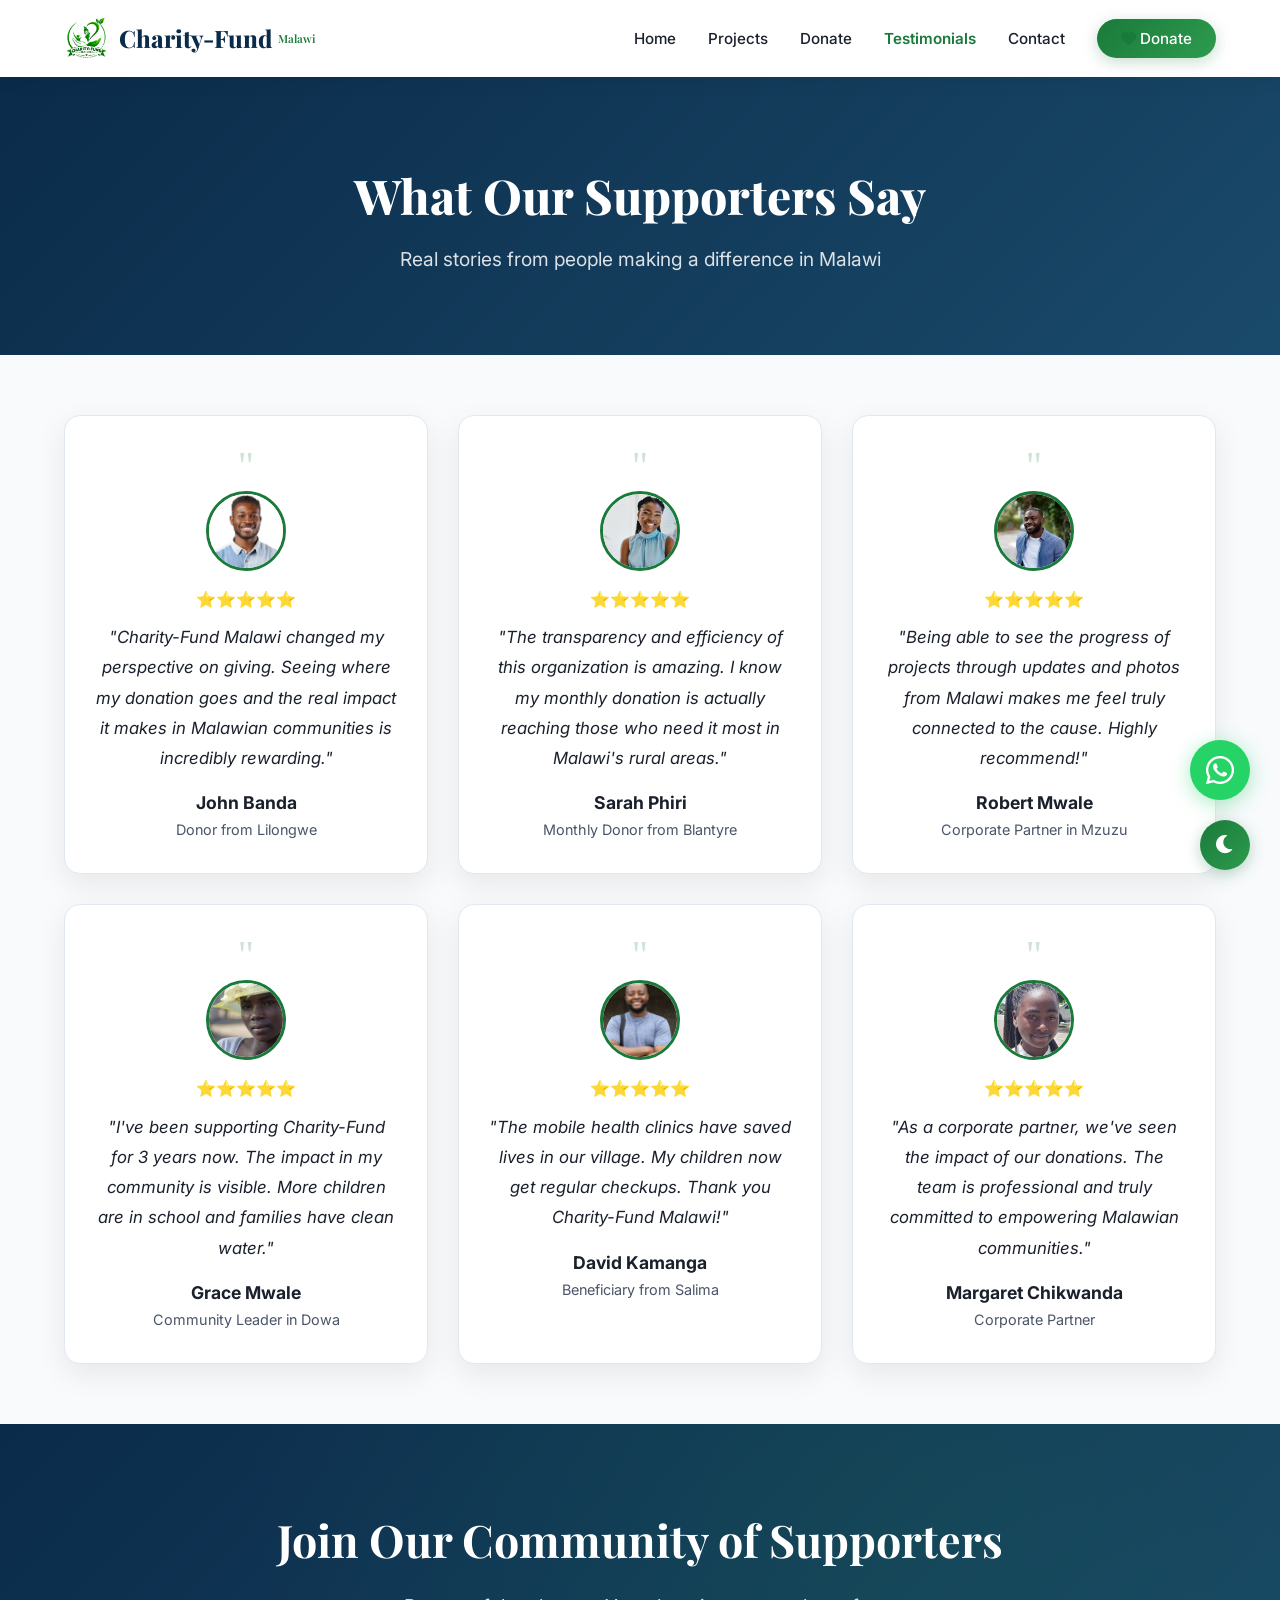
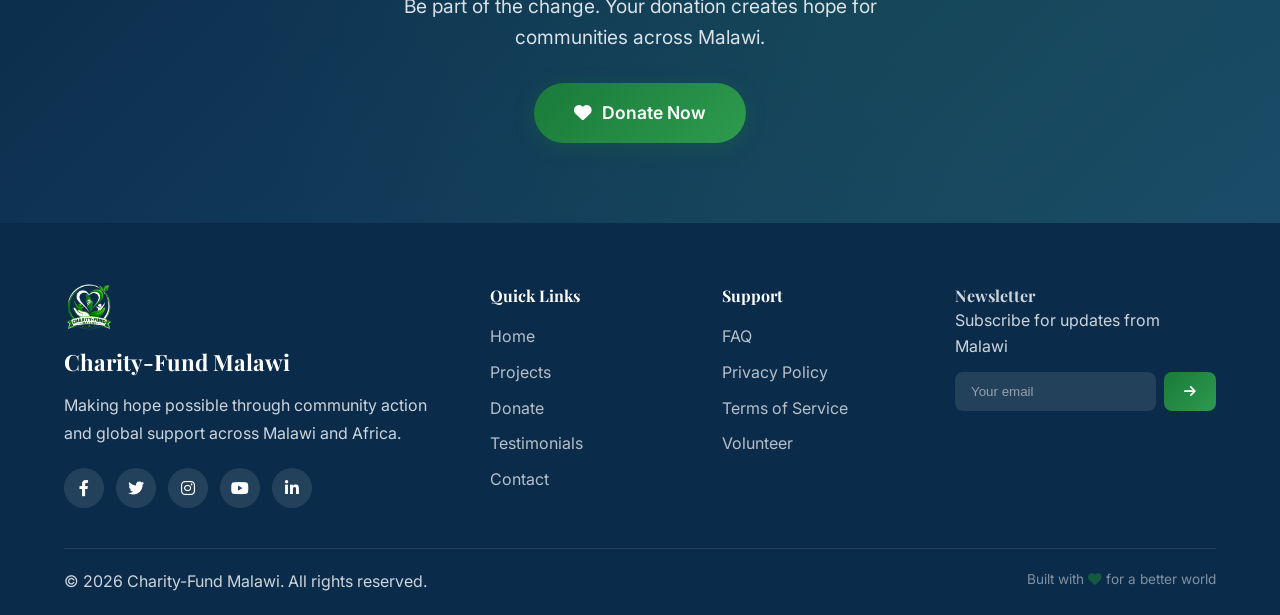
<file: testimonials.html>
<!DOCTYPE html>
<html lang="en">
<head>
    <meta charset="UTF-8" />
    <meta name="viewport" content="width=device-width, initial-scale=1.0" />
    <title>Charity-Fund Malawi · Testimonials</title>
    <link rel="stylesheet" href="https://cdnjs.cloudflare.com/ajax/libs/font-awesome/6.0.0-beta3/css/all.min.css" />
    <link rel="stylesheet" href="style.css" />
    <link href="https://fonts.googleapis.com/css2?family=Inter:wght@300;400;500;600;700;800;900&family=Playfair+Display:wght@700;800;900&display=swap" rel="stylesheet" />
    <style>
        .page-header {
            background: linear-gradient(135deg, #0b2b4a 0%, #1a4a6a 100%);
            color: white;
            padding: 80px 0;
            text-align: center;
            position: relative;
        }
        .page-header h1 {
            font-size: 3rem;
            font-weight: 800;
            font-family: 'Playfair Display', serif;
        }
        .page-header p {
            opacity: 0.85;
            font-size: 1.2rem;
            max-width: 600px;
            margin: 10px auto 0;
        }
        .testimonials-page {
            padding: 60px 0;
            background: var(--light-gray);
        }
        .testimonials-grid-full {
            display: grid;
            grid-template-columns: repeat(3, 1fr);
            gap: 30px;
        }
        .testimonial-card-full {
            background: var(--white);
            padding: 30px;
            border-radius: var(--radius);
            box-shadow: var(--shadow);
            text-align: center;
            transition: var(--transition);
            border: 1px solid var(--medium-gray);
        }
        .testimonial-card-full:hover {
            transform: translateY(-5px);
            box-shadow: var(--shadow-hover);
            border-color: var(--primary);
        }
        .testimonial-card-full .testimonial-image {
            width: 80px;
            height: 80px;
            margin: 0 auto 16px;
            border-radius: 50%;
            overflow: hidden;
            border: 3px solid var(--primary);
        }
        .testimonial-card-full .testimonial-image img {
            width: 100%;
            height: 100%;
            object-fit: cover;
        }
        .testimonial-card-full .stars {
            color: #f5c542;
            font-size: 1rem;
            margin-bottom: 10px;
        }
        .testimonial-card-full .quote {
            font-size: 1.05rem;
            font-style: italic;
            color: var(--text-dark);
            line-height: 1.8;
            margin-bottom: 16px;
        }
        .testimonial-card-full h4 {
            font-size: 1.1rem;
            color: var(--text-dark);
            font-family: 'Inter', sans-serif;
        }
        .testimonial-card-full span {
            font-size: 0.9rem;
            color: var(--text-light);
        }
        .testimonial-card-full .quote-icon {
            font-size: 2.5rem;
            color: var(--primary);
            opacity: 0.2;
            font-family: Georgia, serif;
            line-height: 1;
            margin-bottom: 5px;
        }

        /* ===== WHATSAPP FLOATING ===== */
        .whatsapp-float {
            position: fixed;
            bottom: 100px;
            right: 30px;
            z-index: 999;
            background: #25D366;
            color: white;
            width: 60px;
            height: 60px;
            border-radius: 50%;
            display: flex;
            align-items: center;
            justify-content: center;
            font-size: 2rem;
            box-shadow: 0 4px 20px rgba(37, 211, 102, 0.4);
            text-decoration: none;
            transition: var(--transition);
            animation: pulse 2s infinite;
        }
        .whatsapp-float:hover {
            transform: scale(1.1);
            box-shadow: 0 6px 30px rgba(37, 211, 102, 0.6);
            color: white;
        }
        @keyframes pulse {
            0% { box-shadow: 0 4px 20px rgba(37, 211, 102, 0.4); }
            50% { box-shadow: 0 4px 30px rgba(37, 211, 102, 0.7); }
            100% { box-shadow: 0 4px 20px rgba(37, 211, 102, 0.4); }
        }
        @media (max-width: 768px) {
            .whatsapp-float {
                width: 50px;
                height: 50px;
                font-size: 1.6rem;
                bottom: 80px;
                right: 15px;
            }
        }

        @media (max-width: 968px) {
            .testimonials-grid-full {
                grid-template-columns: repeat(2, 1fr);
            }
        }
        @media (max-width: 768px) {
            .testimonials-grid-full {
                grid-template-columns: 1fr;
            }
            .page-header h1 {
                font-size: 2.2rem;
            }
        }
    </style>
</head>
<body>
    <!-- WhatsApp Floating Button -->
    <a href="https://wa.me/265997008860?text=Hello%20Charity-Fund%20Malawi%2C%20I%20would%20like%20to%20share%20my%20testimonial%20or%20learn%20more%20about%20your%20work." 
       class="whatsapp-float" target="_blank" title="Chat with us on WhatsApp">
        <i class="fab fa-whatsapp"></i>
    </a>

    <button id="themeToggle" class="theme-toggle"><i class="fas fa-moon"></i></button>

    <nav class="navbar">
        <div class="container">
            <div class="nav-flex">
                <div class="logo">
                    <img src="images/logo.png" alt="Logo" onerror="this.src='https://img.icons8.com/fluency/48/africa.png'" />
                    <span>Charity-Fund</span>
                    <small>Malawi</small>
                </div>
                <ul class="nav-links">
                    <li><a href="index.html">Home</a></li>
                    <li><a href="projects.html">Projects</a></li>
                    <li><a href="donate.html">Donate</a></li>
                    <li><a href="testimonials.html" class="active">Testimonials</a></li>
                    <li><a href="contact.html">Contact</a></li>
                    <li><a href="donate.html" class="btn-donate-nav"><i class="fas fa-heart"></i> Donate</a></li>
                </ul>
                <div class="hamburger" id="hamburger">
                    <span></span><span></span><span></span>
                </div>
            </div>
        </div>
    </nav>

    <section class="page-header">
        <div class="container">
            <h1>What Our Supporters Say</h1>
            <p>Real stories from people making a difference in Malawi</p>
        </div>
    </section>

    <section class="testimonials-page">
        <div class="container">
            <div class="testimonials-grid-full">

                <!-- Testimonial 1 - John Banda (Unique Image 1) -->
                <div class="testimonial-card-full">
                    <div class="quote-icon">"</div>
                    <div class="testimonial-image">
                        <img src="images/testimonial-1.jpg" alt="John Banda" onerror="this.src='https://images.unsplash.com/photo-1507003211169-0a1dd7228f2d?w=100&h=100&fit=crop&crop=face'" />
                    </div>
                    <div class="stars">⭐⭐⭐⭐⭐</div>
                    <div class="quote">"Charity-Fund Malawi changed my perspective on giving. Seeing where my donation goes and the real impact it makes in Malawian communities is incredibly rewarding."</div>
                    <h4>John Banda</h4>
                    <span>Donor from Lilongwe</span>
                </div>

                <!-- Testimonial 2 - Sarah Phiri (Unique Image 2) -->
                <div class="testimonial-card-full">
                    <div class="quote-icon">"</div>
                    <div class="testimonial-image">
                        <img src="images/testimonial-2.jpg" alt="Sarah Phiri" onerror="this.src='https://images.unsplash.com/photo-1494790108377-be9c29b29330?w=100&h=100&fit=crop&crop=face'" />
                    </div>
                    <div class="stars">⭐⭐⭐⭐⭐</div>
                    <div class="quote">"The transparency and efficiency of this organization is amazing. I know my monthly donation is actually reaching those who need it most in Malawi's rural areas."</div>
                    <h4>Sarah Phiri</h4>
                    <span>Monthly Donor from Blantyre</span>
                </div>

                <!-- Testimonial 3 - Robert Mwale (Unique Image 3) -->
                <div class="testimonial-card-full">
                    <div class="quote-icon">"</div>
                    <div class="testimonial-image">
                        <img src="images/testimonial-3.jpg" alt="Robert Mwale" onerror="this.src='https://images.unsplash.com/photo-1500648767791-00dcc994a43e?w=100&h=100&fit=crop&crop=face'" />
                    </div>
                    <div class="stars">⭐⭐⭐⭐⭐</div>
                    <div class="quote">"Being able to see the progress of projects through updates and photos from Malawi makes me feel truly connected to the cause. Highly recommend!"</div>
                    <h4>Robert Mwale</h4>
                    <span>Corporate Partner in Mzuzu</span>
                </div>

                <!-- Testimonial 4 - Grace Mwale (NEW Unique Image 4) -->
                <div class="testimonial-card-full">
                    <div class="quote-icon">"</div>
                    <div class="testimonial-image">
                        <img src="images/testimonial-4.jpg" alt="Grace Mwale" onerror="this.src='https://images.unsplash.com/photo-1438761681033-6461ffad8d80?w=100&h=100&fit=crop&crop=face'" />
                    </div>
                    <div class="stars">⭐⭐⭐⭐⭐</div>
                    <div class="quote">"I've been supporting Charity-Fund for 3 years now. The impact in my community is visible. More children are in school and families have clean water."</div>
                    <h4>Grace Mwale</h4>
                    <span>Community Leader in Dowa</span>
                </div>

                <!-- Testimonial 5 - David Kamanga (NEW Unique Image 5) -->
                <div class="testimonial-card-full">
                    <div class="quote-icon">"</div>
                    <div class="testimonial-image">
                        <img src="images/testimonial-5.jpg" alt="David Kamanga" onerror="this.src='https://images.unsplash.com/photo-1472099645785-5658abf4ff4e?w=100&h=100&fit=crop&crop=face'" />
                    </div>
                    <div class="stars">⭐⭐⭐⭐⭐</div>
                    <div class="quote">"The mobile health clinics have saved lives in our village. My children now get regular checkups. Thank you Charity-Fund Malawi!"</div>
                    <h4>David Kamanga</h4>
                    <span>Beneficiary from Salima</span>
                </div>

                <!-- Testimonial 6 - Margaret Chikwanda (NEW Unique Image 6) -->
                <div class="testimonial-card-full">
                    <div class="quote-icon">"</div>
                    <div class="testimonial-image">
                        <img src="images/testimonial-6.jpg" alt="Margaret Chikwanda" onerror="this.src='https://images.unsplash.com/photo-1573496359142-b8d87734a5a2?w=100&h=100&fit=crop&crop=face'" />
                    </div>
                    <div class="stars">⭐⭐⭐⭐⭐</div>
                    <div class="quote">"As a corporate partner, we've seen the impact of our donations. The team is professional and truly committed to empowering Malawian communities."</div>
                    <h4>Margaret Chikwanda</h4>
                    <span>Corporate Partner</span>
                </div>

            </div>
        </div>
    </section>

    <!-- ===== CTA SECTION ===== -->
    <section class="cta-section">
        <div class="cta-overlay"></div>
        <div class="container">
            <div class="cta-content">
                <h2>Join Our Community of Supporters</h2>
                <p>Be part of the change. Your donation creates hope for communities across Malawi.</p>
                <div class="cta-buttons">
                    <a href="donate.html" class="btn-primary btn-large"><i class="fas fa-heart"></i> Donate Now</a>
                </div>
            </div>
        </div>
    </section>

    <!-- ===== FOOTER ===== -->
    <footer>
        <div class="container">
            <div class="footer-grid">
                <div class="footer-brand">
                    <img src="images/logo.png" alt="Charity-Fund" onerror="this.src='https://img.icons8.com/fluency/48/africa.png'" />
                    <h3>Charity-Fund Malawi</h3>
                    <p>Making hope possible through community action and global support across Malawi and Africa.</p>
                    <div class="footer-social">
                        <a href="#"><i class="fab fa-facebook-f"></i></a>
                        <a href="#"><i class="fab fa-twitter"></i></a>
                        <a href="#"><i class="fab fa-instagram"></i></a>
                        <a href="#"><i class="fab fa-youtube"></i></a>
                        <a href="#"><i class="fab fa-linkedin-in"></i></a>
                    </div>
                </div>
                <div class="footer-links">
                    <h4>Quick Links</h4>
                    <ul>
                        <li><a href="index.html">Home</a></li>
                        <li><a href="projects.html">Projects</a></li>
                        <li><a href="donate.html">Donate</a></li>
                        <li><a href="testimonials.html">Testimonials</a></li>
                        <li><a href="contact.html">Contact</a></li>
                    </ul>
                </div>
                <div class="footer-links">
                    <h4>Support</h4>
                    <ul>
                        <li><a href="#">FAQ</a></li>
                        <li><a href="#">Privacy Policy</a></li>
                        <li><a href="#">Terms of Service</a></li>
                        <li><a href="#">Volunteer</a></li>
                    </ul>
                </div>
                <div class="footer-newsletter">
                    <h4>Newsletter</h4>
                    <p>Subscribe for updates from Malawi</p>
                    <form>
                        <input type="email" placeholder="Your email" />
                        <button type="submit"><i class="fas fa-arrow-right"></i></button>
                    </form>
                </div>
            </div>
            <div class="footer-bottom">
                <p>© 2026 Charity-Fund Malawi. All rights reserved.</p>
                <p class="footer-tagline">Built with <i class="fas fa-heart" style="color: #1a7a3a;"></i> for a better world</p>
            </div>
        </div>
    </footer>

    <script src="script.js"></script>
</body>
</html>
</file>
<file: style.css>
/* ============================================
   CHARITY-FUND MALAWI - PROFESSIONAL CSS
   ============================================ */

/* ===== GOOGLE FONTS ===== */
@import url('https://fonts.googleapis.com/css2?family=Inter:wght@300;400;500;600;700;800;900&family=Playfair+Display:wght@700;800;900&display=swap');

/* ===== CSS VARIABLES ===== */
:root {
    --primary: #1a7a3a;
    --primary-dark: #0f5c2a;
    --primary-light: #e8f5e9;
    --primary-gradient: linear-gradient(135deg, #1a7a3a 0%, #2d9b4e 100%);
    --primary-gradient-overlay: linear-gradient(135deg, rgba(26, 122, 58, 0.85) 0%, rgba(45, 155, 78, 0.7) 100%);
    --gold: #f5c542;
    --gold-dark: #d4a02b;
    --secondary: #0b2b4a;
    --white: #ffffff;
    --light-gray: #f8fafc;
    --medium-gray: #e2e8f0;
    --text-dark: #1a202c;
    --text-light: #4a5568;
    --shadow: 0 10px 30px rgba(0, 0, 0, 0.08);
    --shadow-hover: 0 20px 40px rgba(0, 0, 0, 0.12);
    --shadow-large: 0 30px 60px rgba(0, 0, 0, 0.15);
    --radius: 16px;
    --radius-lg: 24px;
    --transition: all 0.3s cubic-bezier(0.4, 0, 0.2, 1);

    /* Brand Colors for Mobile Money */
    --airtel-red: #cc0000;
    --tnm-blue: #004d99;
    --bank-navy: #1a237e;
}

/* ===== RESET & BASE ===== */
* {
    margin: 0;
    padding: 0;
    box-sizing: border-box;
}

html {
    scroll-behavior: smooth;
}

body {
    font-family: 'Inter', 'Segoe UI', system-ui, -apple-system, sans-serif;
    background: var(--white);
    color: var(--text-dark);
    line-height: 1.6;
    transition: var(--transition);
    overflow-x: hidden;
}

.container {
    max-width: 1200px;
    margin: 0 auto;
    padding: 0 24px;
}

img {
    max-width: 100%;
    display: block;
}

/* ===== TYPOGRAPHY ===== */
h1, h2, h3, h4 {
    font-family: 'Playfair Display', serif;
}

.section-header h2 {
    font-family: 'Playfair Display', serif;
    font-weight: 800;
}

.hero-text h1 {
    font-family: 'Playfair Display', serif;
    font-weight: 900;
}

/* ===== GREEN HEART ===== */
.green-heart,
.fa-heart {
    color: var(--primary) !important;
}
.btn-primary .fa-heart {
    color: #ffffff !important;
}

/* ===== BUTTONS ===== */
.btn-primary {
    display: inline-flex;
    align-items: center;
    gap: 10px;
    background: var(--primary-gradient);
    color: var(--white);
    padding: 14px 32px;
    border-radius: 50px;
    text-decoration: none;
    font-weight: 600;
    font-size: 1rem;
    border: none;
    cursor: pointer;
    transition: var(--transition);
    box-shadow: 0 4px 20px rgba(26, 122, 58, 0.3);
}

.btn-primary:hover {
    transform: translateY(-3px);
    box-shadow: 0 8px 30px rgba(26, 122, 58, 0.4);
    color: white;
}

.btn-primary i {
    color: var(--white);
}

.btn-large {
    padding: 16px 40px;
    font-size: 1.1rem;
}

.btn-secondary {
    display: inline-flex;
    align-items: center;
    gap: 10px;
    background: rgba(255, 255, 255, 0.1);
    color: var(--white);
    padding: 14px 32px;
    border-radius: 50px;
    text-decoration: none;
    font-weight: 600;
    font-size: 1rem;
    border: 2px solid rgba(255, 255, 255, 0.2);
    transition: var(--transition);
}

.btn-secondary:hover {
    background: rgba(255, 255, 255, 0.2);
    transform: translateY(-3px);
    color: white;
}

.btn-outline {
    display: inline-flex;
    align-items: center;
    gap: 8px;
    color: var(--primary);
    font-weight: 600;
    text-decoration: none;
    transition: var(--transition);
}

.btn-outline:hover {
    color: var(--primary-dark);
    transform: translateX(5px);
}

/* ===== SECTION HEADER ===== */
.section-header {
    text-align: center;
    margin-bottom: 50px;
}

.section-tag {
    display: inline-flex;
    align-items: center;
    gap: 8px;
    background: rgba(26, 122, 58, 0.1);
    color: var(--primary);
    padding: 6px 18px;
    border-radius: 50px;
    font-weight: 600;
    font-size: 0.85rem;
    letter-spacing: 0.5px;
    margin-bottom: 12px;
}

.section-header h2 {
    font-size: 2.8rem;
    color: var(--text-dark);
    line-height: 1.2;
}

.section-header p {
    color: var(--text-light);
    font-size: 1.15rem;
    max-width: 500px;
    margin: 10px auto 0;
}

.section-cta {
    text-align: center;
    margin-top: 40px;
}

/* ===== NAVBAR ===== */
.navbar {
    background: var(--white);
    box-shadow: 0 2px 20px rgba(0, 0, 0, 0.06);
    padding: 16px 0;
    position: sticky;
    top: 0;
    z-index: 100;
    transition: var(--transition);
}

.nav-flex {
    display: flex;
    justify-content: space-between;
    align-items: center;
}

.logo {
    display: flex;
    align-items: center;
    gap: 10px;
    font-size: 1.5rem;
    font-weight: 800;
    color: var(--secondary);
    font-family: 'Playfair Display', serif;
}

.logo img {
    width: 45px;
    height: 45px;
    object-fit: contain;
}

.logo small {
    font-size: 0.7rem;
    color: var(--primary);
    font-weight: 600;
    margin-left: -4px;
}

.nav-links {
    display: flex;
    align-items: center;
    gap: 32px;
    list-style: none;
}

.nav-links a {
    text-decoration: none;
    color: var(--text-dark);
    font-weight: 500;
    transition: var(--transition);
    font-size: 0.95rem;
}

.nav-links a:hover {
    color: var(--primary);
}

.nav-links a.active {
    color: var(--primary);
    font-weight: 600;
}

.btn-donate-nav {
    background: var(--primary-gradient);
    color: var(--white) !important;
    padding: 10px 24px;
    border-radius: 50px;
    font-weight: 600;
    box-shadow: 0 4px 15px rgba(26, 122, 58, 0.25);
}

.btn-donate-nav:hover {
    transform: translateY(-2px);
    box-shadow: 0 6px 25px rgba(26, 122, 58, 0.35);
    color: white !important;
}

.hamburger {
    display: none;
    flex-direction: column;
    gap: 5px;
    cursor: pointer;
}

.hamburger span {
    width: 28px;
    height: 3px;
    background: var(--text-dark);
    border-radius: 3px;
    transition: var(--transition);
}

/* ===== HERO ===== */
.hero {
    background: var(--secondary);
    position: relative;
    padding: 60px 0 0;
    overflow: hidden;
}

.hero-pattern {
    position: absolute;
    top: 0;
    left: 0;
    right: 0;
    bottom: 0;
    opacity: 0.05;
    background-image: url("data:image/svg+xml,%3Csvg width='60' height='60' viewBox='0 0 60 60' xmlns='http://www.w3.org/2000/svg'%3E%3Cg fill='none' fill-rule='evenodd'%3E%3Cg fill='%23ffffff' fill-opacity='0.4'%3E%3Cpath d='M36 34v-4h-2v4h-4v2h4v4h2v-4h4v-2h-4zm0-30V0h-2v4h-4v2h4v4h2V6h4V4h-4zM6 34v-4H4v4H0v2h4v4h2v-4h4v-2H6zM6 4V0H4v4H0v2h4v4h2V6h4V4H6z'/%3E%3C/g%3E%3C/g%3E%3C/svg%3E");
}

.hero-content {
    position: relative;
    z-index: 1;
}

.hero-grid {
    display: grid;
    grid-template-columns: 1fr 1fr;
    gap: 60px;
    align-items: center;
}

.hero-text {
    color: white;
}

.hero-badge {
    display: inline-flex;
    align-items: center;
    gap: 8px;
    background: rgba(255, 255, 255, 0.12);
    padding: 6px 18px;
    border-radius: 50px;
    font-size: 0.85rem;
    font-weight: 500;
    backdrop-filter: blur(10px);
    margin-bottom: 20px;
}

.hero-badge i {
    color: var(--gold);
}

.hero-text h1 {
    font-size: 3.8rem;
    font-weight: 900;
    line-height: 1.1;
    margin-bottom: 20px;
}

.hero-text h1 .highlight {
    background: linear-gradient(135deg, #4ade80, #2d9b4e);
    -webkit-background-clip: text;
    -webkit-text-fill-color: transparent;
    background-clip: text;
}

.hero-text p {
    font-size: 1.2rem;
    opacity: 0.85;
    max-width: 450px;
    margin-bottom: 30px;
    line-height: 1.8;
}

.hero-buttons {
    display: flex;
    gap: 16px;
    flex-wrap: wrap;
    margin-bottom: 30px;
}

.hero-trust {
    display: flex;
    gap: 30px;
}

.trust-item {
    display: flex;
    align-items: center;
    gap: 8px;
    font-size: 0.85rem;
    opacity: 0.8;
}

.trust-item i {
    color: #4ade80;
}

.hero-image-wrapper {
    position: relative;
}

.hero-image {
    position: relative;
    border-radius: var(--radius-lg);
    overflow: hidden;
    box-shadow: 0 30px 60px rgba(0, 0, 0, 0.3);
    background: var(--primary-gradient-overlay);
    padding: 40px;
    display: flex;
    align-items: center;
    justify-content: center;
    min-height: 350px;
}

.hero-image img {
    max-width: 80%;
    height: auto;
    filter: drop-shadow(0 10px 30px rgba(0, 0, 0, 0.2));
}

.hero-floating-card {
    position: absolute;
    bottom: -20px;
    right: -20px;
    background: var(--white);
    padding: 20px 24px;
    border-radius: var(--radius);
    box-shadow: var(--shadow-large);
}

.floating-stat {
    display: flex;
    flex-direction: column;
}

.floating-stat .stat-number {
    font-size: 1.8rem;
    font-weight: 800;
    color: var(--primary);
}

.floating-stat .stat-label {
    font-size: 0.9rem;
    color: var(--text-light);
}

.hero-wave {
    position: relative;
    bottom: -2px;
    margin-top: 60px;
}

.hero-wave svg {
    width: 100%;
    height: 80px;
    display: block;
}

/* ===== IMPACT STATS ===== */
.impact-stats-section {
    background: var(--light-gray);
    padding: 60px 0;
    margin-top: -2px;
}

.stats-grid {
    display: grid;
    grid-template-columns: repeat(4, 1fr);
    gap: 30px;
}

.stat-item {
    text-align: center;
    padding: 30px 20px;
    background: var(--white);
    border-radius: var(--radius);
    box-shadow: var(--shadow);
    transition: var(--transition);
}

.stat-item:hover {
    transform: translateY(-5px);
    box-shadow: var(--shadow-hover);
}

.stat-icon {
    font-size: 2rem;
    color: var(--primary);
    margin-bottom: 10px;
}

.stat-item h3 {
    font-size: 2.5rem;
    font-weight: 800;
    color: var(--text-dark);
    font-family: 'Inter', sans-serif;
}

.stat-item p {
    color: var(--text-light);
    font-size: 0.95rem;
}

/* ===== FEATURED PROJECTS ===== */
.featured-projects {
    padding: 80px 0;
    background: var(--white);
}

.project-grid {
    display: grid;
    grid-template-columns: repeat(3, 1fr);
    gap: 30px;
}

.project-card {
    background: var(--white);
    border-radius: var(--radius);
    overflow: hidden;
    box-shadow: var(--shadow);
    transition: var(--transition);
    border: 1px solid var(--medium-gray);
}

.project-card:hover {
    transform: translateY(-8px);
    box-shadow: var(--shadow-hover);
    border-color: var(--primary);
}

.project-image {
    position: relative;
    height: 220px;
    overflow: hidden;
}

.project-image img {
    width: 100%;
    height: 100%;
    object-fit: cover;
    transition: transform 0.5s ease;
}

.project-card:hover .project-image img {
    transform: scale(1.05);
}

.project-overlay {
    position: absolute;
    bottom: 0;
    left: 0;
    right: 0;
    padding: 16px 20px;
    background: linear-gradient(transparent, rgba(0, 0, 0, 0.7));
    display: flex;
    align-items: center;
    gap: 12px;
}

.project-tag {
    background: var(--gold);
    color: var(--text-dark);
    padding: 2px 12px;
    border-radius: 50px;
    font-size: 0.7rem;
    font-weight: 700;
    text-transform: uppercase;
    letter-spacing: 0.5px;
}

.progress-bar {
    flex: 1;
    height: 4px;
    background: rgba(255, 255, 255, 0.3);
    border-radius: 2px;
    overflow: hidden;
}

.progress-bar div {
    height: 100%;
    background: #4ade80;
    border-radius: 2px;
}

.progress-text {
    color: white;
    font-size: 0.75rem;
    font-weight: 600;
}

.project-info {
    padding: 24px;
}

.project-info h3 {
    font-size: 1.2rem;
    margin-bottom: 8px;
    font-family: 'Playfair Display', serif;
}

.project-info p {
    color: var(--text-light);
    font-size: 0.95rem;
    margin-bottom: 16px;
}

/* ===== WHY DONATE ===== */
.why-donate {
    padding: 80px 0;
    background: var(--light-gray);
}

.why-donate-grid {
    display: grid;
    grid-template-columns: 1fr 1fr;
    gap: 60px;
    align-items: center;
}

.why-donate-image {
    position: relative;
    border-radius: var(--radius-lg);
    overflow: hidden;
}

.why-donate-image img {
    width: 100%;
    height: 450px;
    object-fit: cover;
}

.image-badge {
    position: absolute;
    bottom: 20px;
    left: 20px;
    background: var(--white);
    padding: 12px 20px;
    border-radius: 50px;
    display: flex;
    align-items: center;
    gap: 10px;
    box-shadow: var(--shadow-large);
}

.image-badge i {
    color: var(--gold);
    font-size: 1.2rem;
}

.why-donate-content h2 {
    font-size: 2.5rem;
    font-weight: 700;
    margin-bottom: 16px;
    font-family: 'Playfair Display', serif;
}

.why-donate-content > p {
    color: var(--text-light);
    font-size: 1.1rem;
    margin-bottom: 30px;
}

.benefits-list {
    display: flex;
    flex-direction: column;
    gap: 20px;
    margin-bottom: 30px;
}

.benefit-item {
    display: flex;
    gap: 16px;
    align-items: flex-start;
}

.benefit-icon {
    width: 40px;
    height: 40px;
    background: var(--primary-light);
    border-radius: 50%;
    display: flex;
    align-items: center;
    justify-content: center;
    color: var(--primary);
    flex-shrink: 0;
}

.benefit-item h4 {
    font-size: 1.1rem;
    margin-bottom: 2px;
    font-family: 'Inter', sans-serif;
}

.benefit-item p {
    color: var(--text-light);
    font-size: 0.95rem;
}

/* ===== TESTIMONIALS PREVIEW ===== */
.testimonials-preview {
    padding: 80px 0;
    background: var(--white);
}

.testimonial-grid {
    display: grid;
    grid-template-columns: repeat(3, 1fr);
    gap: 30px;
}

.testimonial-card {
    background: var(--light-gray);
    padding: 30px;
    border-radius: var(--radius);
    text-align: center;
    transition: var(--transition);
}

.testimonial-card:hover {
    transform: translateY(-5px);
    box-shadow: var(--shadow);
}

.testimonial-image {
    width: 70px;
    height: 70px;
    margin: 0 auto 16px;
    border-radius: 50%;
    overflow: hidden;
    border: 3px solid var(--primary);
}

.testimonial-image img {
    width: 100%;
    height: 100%;
    object-fit: cover;
}

.testimonial-content .stars {
    color: var(--gold);
    font-size: 1rem;
    margin-bottom: 10px;
}

.testimonial-content p {
    font-style: italic;
    color: var(--text-dark);
    margin-bottom: 12px;
    font-size: 0.95rem;
}

.testimonial-content h4 {
    font-size: 1rem;
    color: var(--text-dark);
    font-family: 'Inter', sans-serif;
}

.testimonial-content span {
    font-size: 0.85rem;
    color: var(--text-light);
}

/* ===== CTA SECTION ===== */
.cta-section {
    background: linear-gradient(135deg, #0b2b4a 0%, #1a4a6a 100%);
    padding: 80px 0;
    position: relative;
    text-align: center;
}

.cta-overlay {
    position: absolute;
    top: 0;
    left: 0;
    right: 0;
    bottom: 0;
    background: radial-gradient(circle at 70% 30%, rgba(26, 122, 58, 0.15), transparent 70%);
}

.cta-content {
    position: relative;
    z-index: 1;
    color: white;
}

.cta-content h2 {
    font-size: 2.8rem;
    font-weight: 700;
    margin-bottom: 16px;
    font-family: 'Playfair Display', serif;
}

.cta-content p {
    font-size: 1.2rem;
    opacity: 0.85;
    max-width: 500px;
    margin: 0 auto 30px;
}

.cta-buttons {
    display: flex;
    gap: 16px;
    justify-content: center;
    flex-wrap: wrap;
}

/* ===== WHATSAPP FLOATING ===== */
.whatsapp-float {
    position: fixed;
    bottom: 100px;
    right: 30px;
    z-index: 999;
    background: #25D366;
    color: white;
    width: 60px;
    height: 60px;
    border-radius: 50%;
    display: flex;
    align-items: center;
    justify-content: center;
    font-size: 2rem;
    box-shadow: 0 4px 20px rgba(37, 211, 102, 0.4);
    text-decoration: none;
    transition: var(--transition);
    animation: pulse 2s infinite;
}

.whatsapp-float:hover {
    transform: scale(1.1);
    box-shadow: 0 6px 30px rgba(37, 211, 102, 0.6);
    color: white;
}

@keyframes pulse {
    0% { box-shadow: 0 4px 20px rgba(37, 211, 102, 0.4); }
    50% { box-shadow: 0 4px 30px rgba(37, 211, 102, 0.7); }
    100% { box-shadow: 0 4px 20px rgba(37, 211, 102, 0.4); }
}

/* ===== THEME TOGGLE ===== */
.theme-toggle {
    position: fixed;
    bottom: 30px;
    right: 30px;
    z-index: 1000;
    width: 50px;
    height: 50px;
    border-radius: 50%;
    border: none;
    background: var(--primary-gradient);
    color: white;
    font-size: 1.3rem;
    cursor: pointer;
    box-shadow: 0 4px 15px rgba(26, 122, 58, 0.3);
    transition: var(--transition);
}

.theme-toggle:hover {
    transform: scale(1.1);
    box-shadow: 0 6px 25px rgba(26, 122, 58, 0.4);
}

/* ===== FOOTER ===== */
footer {
    background: var(--secondary);
    color: rgba(255, 255, 255, 0.8);
    padding: 60px 0 20px;
}

.footer-grid {
    display: grid;
    grid-template-columns: 2fr 1fr 1fr 1fr;
    gap: 40px;
    margin-bottom: 40px;
}

.footer-brand img {
    width: 50px;
    height: 50px;
    object-fit: contain;
    margin-bottom: 12px;
}

.footer-brand h3 {
    color: white;
    font-size: 1.4rem;
    margin-bottom: 10px;
    font-family: 'Playfair Display', serif;
}

.footer-brand p {
    line-height: 1.8;
    margin-bottom: 20px;
}

.footer-social {
    display: flex;
    gap: 12px;
}

.footer-social a {
    width: 40px;
    height: 40px;
    border-radius: 50%;
    background: rgba(255, 255, 255, 0.1);
    color: white;
    display: flex;
    align-items: center;
    justify-content: center;
    transition: var(--transition);
    text-decoration: none;
}

.footer-social a:hover {
    background: var(--primary);
    transform: translateY(-3px);
}

.footer-links h4 {
    color: white;
    margin-bottom: 16px;
}

.footer-links ul {
    list-style: none;
}

.footer-links ul li {
    margin-bottom: 10px;
}

.footer-links ul a {
    color: rgba(255, 255, 255, 0.7);
    text-decoration: none;
    transition: var(--transition);
}

.footer-links ul a:hover {
    color: white;
}

.footer-newsletter form {
    display: flex;
    gap: 8px;
    margin-top: 12px;
}

.footer-newsletter input {
    flex: 1;
    padding: 12px 16px;
    border: none;
    border-radius: 8px;
    background: rgba(255, 255, 255, 0.1);
    color: white;
    outline: none;
}

.footer-newsletter input::placeholder {
    color: rgba(255, 255, 255, 0.5);
}

.footer-newsletter button {
    padding: 12px 20px;
    border: none;
    border-radius: 8px;
    background: var(--primary-gradient);
    color: white;
    cursor: pointer;
    transition: var(--transition);
}

.footer-newsletter button:hover {
    transform: scale(1.05);
}

.footer-bottom {
    border-top: 1px solid rgba(255, 255, 255, 0.1);
    padding-top: 20px;
    text-align: center;
    display: flex;
    justify-content: space-between;
    flex-wrap: wrap;
}

.footer-tagline {
    font-size: 0.85rem;
    opacity: 0.6;
}

/* ===== RESPONSIVE ===== */
@media (max-width: 1024px) {
    .hero-grid {
        grid-template-columns: 1fr;
        text-align: center;
    }
    .hero-text p {
        margin: 0 auto 30px;
    }
    .hero-buttons {
        justify-content: center;
    }
    .hero-trust {
        justify-content: center;
    }
    .hero-image {
        min-height: 250px;
        padding: 30px;
    }
    .hero-image img {
        max-width: 60%;
    }
    .stats-grid {
        grid-template-columns: repeat(2, 1fr);
    }
    .project-grid {
        grid-template-columns: repeat(2, 1fr);
    }
    .why-donate-grid {
        grid-template-columns: 1fr;
    }
    .testimonial-grid {
        grid-template-columns: repeat(2, 1fr);
    }
    .footer-grid {
        grid-template-columns: 1fr 1fr;
    }
}

@media (max-width: 768px) {
    .nav-links {
        display: none;
        flex-direction: column;
        width: 100%;
        padding: 20px 0;
        gap: 16px;
    }
    .nav-links.active {
        display: flex;
    }
    .hamburger {
        display: flex;
    }
    .hero-text h1 {
        font-size: 2.5rem;
    }
    .hero-image {
        min-height: 200px;
        padding: 20px;
    }
    .hero-image img {
        max-width: 50%;
    }
    .hero-floating-card {
        bottom: -10px;
        right: 10px;
        padding: 12px 16px;
    }
    .floating-stat .stat-number {
        font-size: 1.2rem;
    }
    .project-grid {
        grid-template-columns: 1fr;
    }
    .testimonial-grid {
        grid-template-columns: 1fr;
    }
    .section-header h2 {
        font-size: 2rem;
    }
    .why-donate-content h2 {
        font-size: 2rem;
    }
    .footer-grid {
        grid-template-columns: 1fr;
    }
    .footer-bottom {
        flex-direction: column;
        gap: 10px;
        text-align: center;
    }
    .whatsapp-float {
        width: 50px;
        height: 50px;
        font-size: 1.5rem;
        bottom: 80px;
        right: 15px;
    }
    .theme-toggle {
        bottom: 30px;
        right: 15px;
    }
    .stats-grid {
        grid-template-columns: repeat(2, 1fr);
        gap: 16px;
    }
    .stat-item h3 {
        font-size: 1.8rem;
    }
}

@media (max-width: 480px) {
    .hero-text h1 {
        font-size: 2rem;
    }
    .hero-buttons {
        flex-direction: column;
        align-items: center;
    }
    .cta-content h2 {
        font-size: 2rem;
    }
    .hero-image img {
        max-width: 70%;
    }
}
</file>
